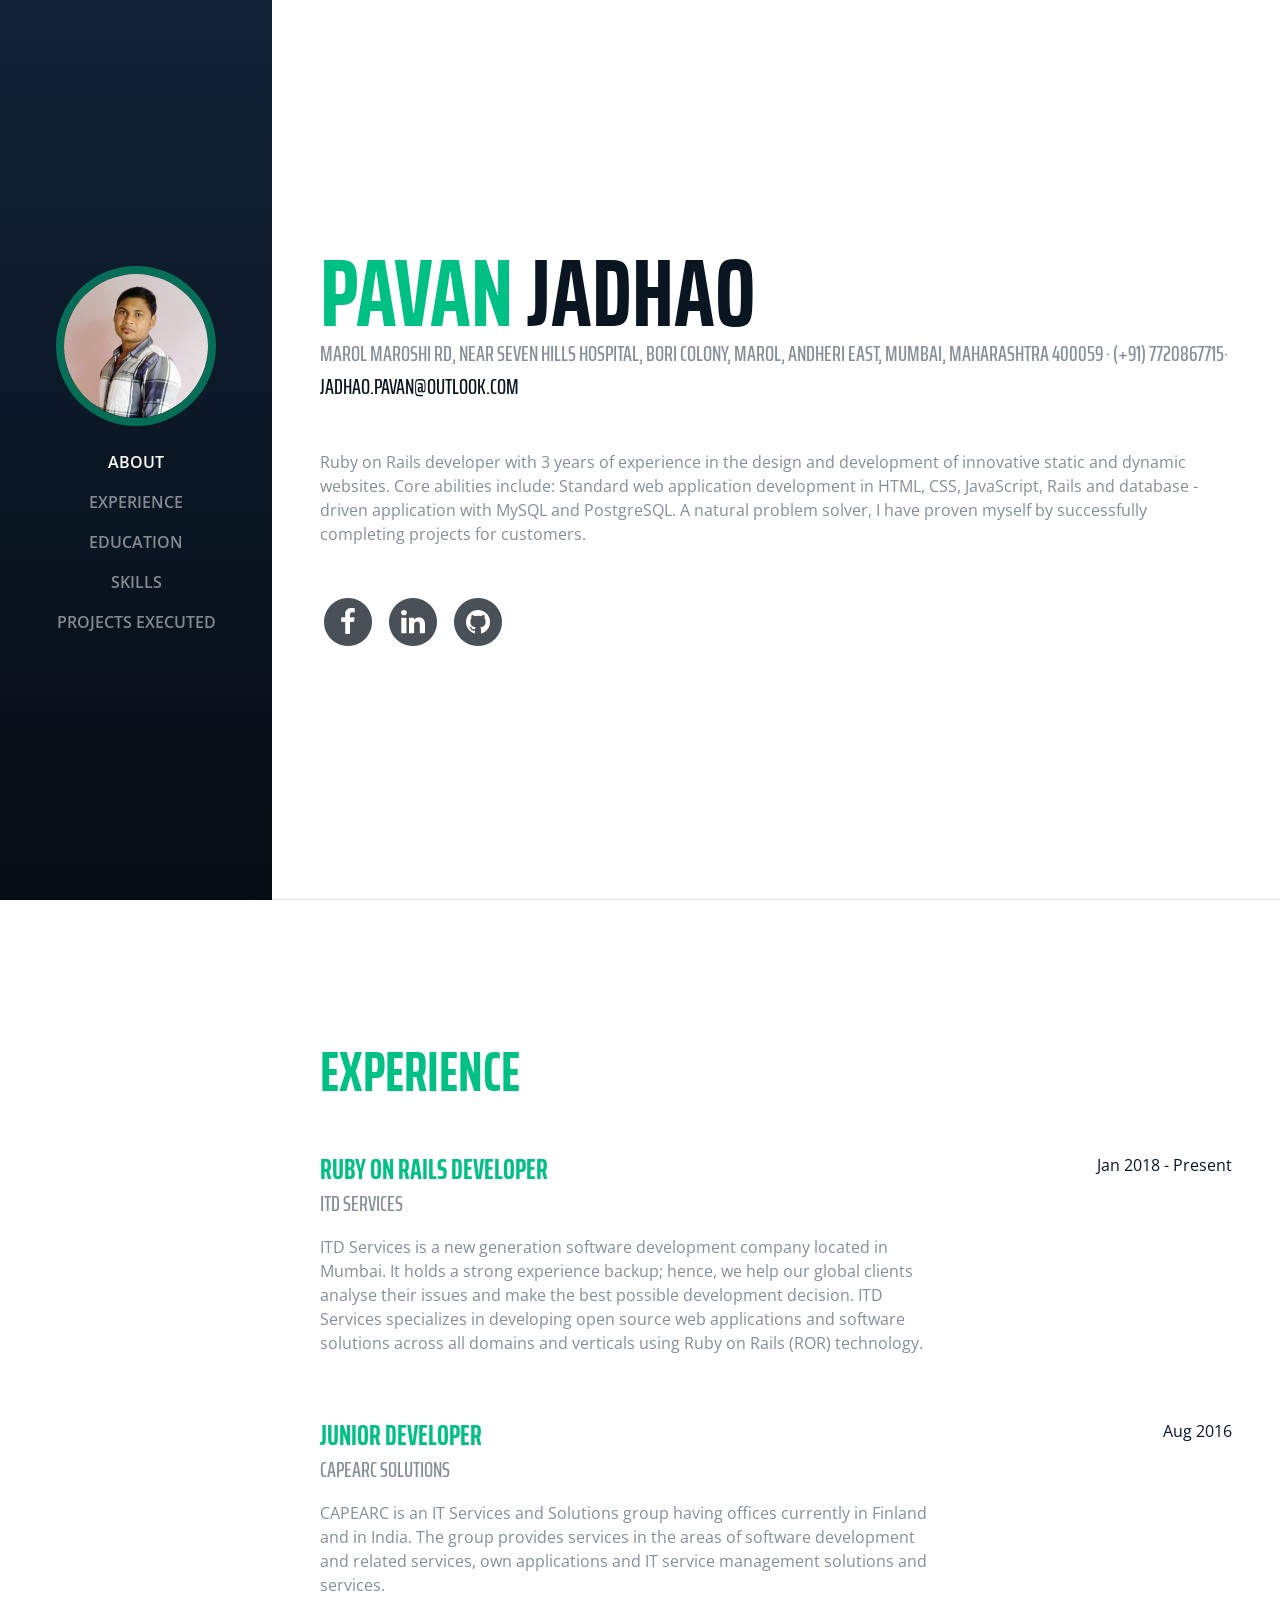
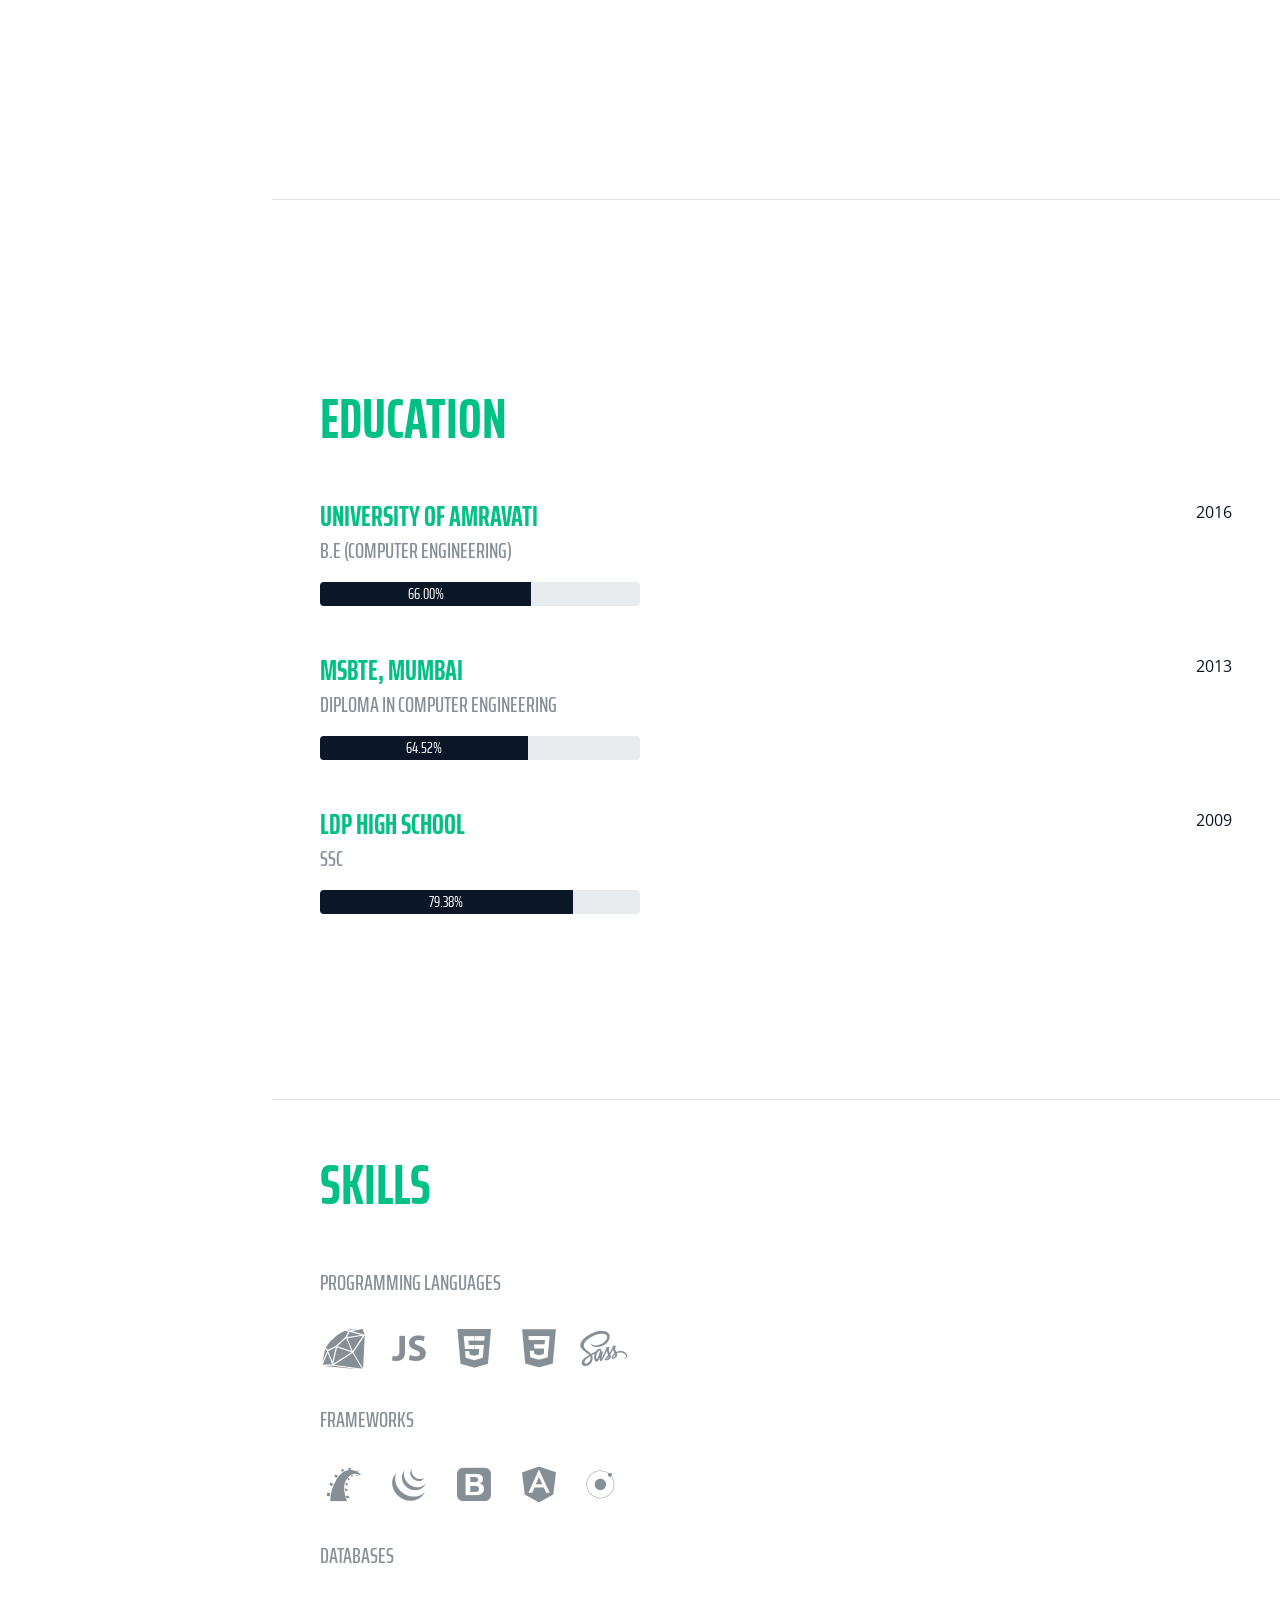
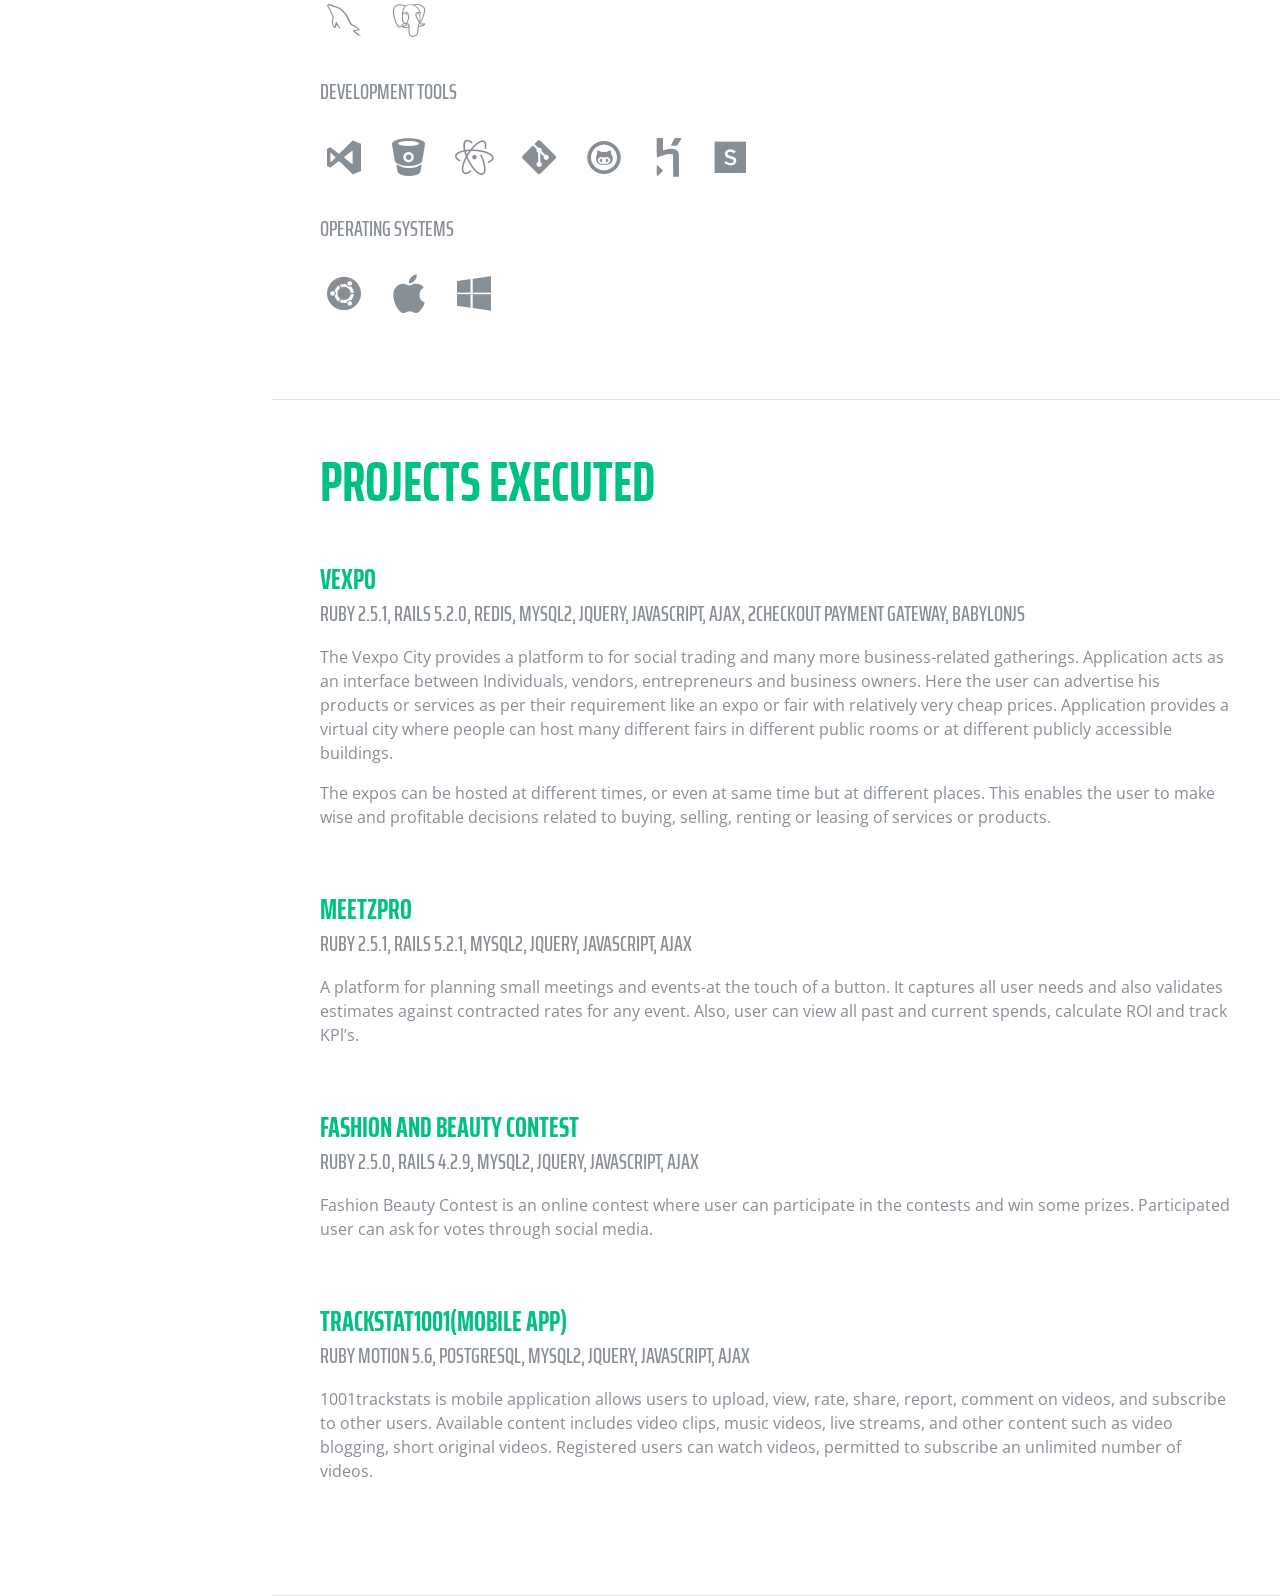
<file: index.html>
<!DOCTYPE html>
<html lang="en">

<head>

  <meta charset="utf-8">
  <meta name="viewport" content="width=device-width, initial-scale=1">
  <meta name="description" content="">
  <meta name="author" content="">
  <link rel="shortcut icon" type="image/jpg" href="/img/favicon.ico"/>
  <title>Pavan Jadhao | ROR Developer</title>

  <!-- Bootstrap core CSS -->
  <link href="vendor/bootstrap/css/bootstrap.min.css" rel="stylesheet">

  <!-- Custom fonts for this template -->
  <link href="https://fonts.googleapis.com/css?family=Saira+Extra+Condensed:100,200,300,400,500,600,700,800,900"
    rel="stylesheet">
  <link href="https://fonts.googleapis.com/css?family=Open+Sans:300,300i,400,400i,600,600i,700,700i,800,800i"
    rel="stylesheet">
  <link href="vendor/font-awesome/css/font-awesome.min.css" rel="stylesheet">
  <link href="vendor/devicons/css/devicons.min.css" rel="stylesheet">
  <link href="vendor/simple-line-icons/css/simple-line-icons.css" rel="stylesheet">

  <!-- Custom styles for this template -->
  <link href="css/resume.css" rel="stylesheet">

</head>

<body id="page-top">

  <nav class="navbar navbar-expand-lg navbar-dark bg-primary fixed-top" id="sideNav">
    <a class="navbar-brand js-scroll-trigger" href="#page-top">
      <span class="d-block d-lg-none">Pavan Jadhao</span>
      <span class="d-none d-lg-block">
        <img class="img-fluid img-profile rounded-circle mx-auto mb-2" src="img/profile.jpg" alt="">
      </span>
    </a>
    <button class="navbar-toggler" type="button" data-toggle="collapse" data-target="#navbarSupportedContent"
      aria-controls="navbarSupportedContent" aria-expanded="false" aria-label="Toggle navigation">
      <span class="navbar-toggler-icon"></span>
    </button>
    <div class="collapse navbar-collapse" id="navbarSupportedContent">
      <ul class="navbar-nav">
        <li class="nav-item">
          <a class="nav-link js-scroll-trigger" href="#about">About</a>
        </li>
        <li class="nav-item">
          <a class="nav-link js-scroll-trigger" href="#experience">Experience</a>
        </li>
        <li class="nav-item">
          <a class="nav-link js-scroll-trigger" href="#education">Education</a>
        </li>
        <li class="nav-item">
          <a class="nav-link js-scroll-trigger" href="#skills">Skills</a>
        </li>
        <li class="nav-item">
          <a class="nav-link js-scroll-trigger" href="#projects">Projects Executed</a>
        </li>
        <!-- <li class="nav-item">
          <a class="nav-link js-scroll-trigger" href="#awards">Certifications</a>
        </li> -->
      </ul>
    </div>
  </nav>

  <div class="container-fluid p-0">

    <section class="resume-section p-3 p-lg-5 d-flex d-column" id="about">
      <div class="my-auto">
        <h1 class="mb-0">Pavan
          <span class="text-primary">Jadhao</span>
        </h1>
        <div class="subheading mb-5">Marol Maroshi Rd, Near Seven Hills Hospital, Bori Colony, Marol, Andheri East, Mumbai, Maharashtra 400059 · (+91) 7720867715·
          <a href="mailto:jadhao.pavan@outlook.com">jadhao.pavan@outlook.com</a>
        </div>
        <p class="mb-5">Ruby on Rails developer with 3 years of experience in the design and development of innovative
          static
          and dynamic websites. Core abilities include: Standard web application development in HTML, CSS,
          JavaScript, Rails and database -driven application with MySQL and PostgreSQL. A natural problem
          solver, I have proven myself by successfully completing projects for customers.</p>
        <ul class="list-inline list-social-icons mb-0">
          <li class="list-inline-item">
            <a href="https://www.facebook.com/jadhao.pavan643" target="_blank">
              <span class="fa-stack fa-lg">
                <i class="fa fa-circle fa-stack-2x"></i>
                <i class="fa fa-facebook fa-stack-1x fa-inverse"></i>
              </span>
            </a>
          </li>
          <!-- <li class="list-inline-item">
            <a href="#">
              <span class="fa-stack fa-lg">
                <i class="fa fa-circle fa-stack-2x"></i>
                <i class="fa fa-twitter fa-stack-1x fa-inverse"></i>
              </span>
            </a>
          </li> -->
          <li class="list-inline-item">
            <a href="https://www.linkedin.com/in/pavan-jadhao-b12966130" target="_blank">
              <span class="fa-stack fa-lg">
                <i class="fa fa-circle fa-stack-2x"></i>
                <i class="fa fa-linkedin fa-stack-1x fa-inverse"></i>
              </span>
            </a>
          </li>
          <li class="list-inline-item">
            <a href="https://github.com/pvnjadhao" target="_blank"> 
              <span class="fa-stack fa-lg">
                <i class="fa fa-circle fa-stack-2x"></i>
                <i class="fa fa-github fa-stack-1x fa-inverse"></i>
              </span>
            </a>
          </li>
        </ul>
      </div>
    </section>

    <section class="resume-section p-3 p-lg-5 d-flex flex-column" id="experience">
      <div class="my-auto">
        <h2 class="mb-5">Experience</h2>

        <div class="resume-item d-flex flex-column flex-md-row mb-5">
          <div class="resume-content mr-auto">
            <h3 class="mb-0">Ruby on Rails Developer</h3>
            <div class="subheading mb-3">ITD Services</div>
            <p>ITD Services is a new generation software development company located in Mumbai.
              It holds a strong experience backup; hence, we help our global clients analyse their issues and make
              the best possible development decision. ITD Services specializes in developing open source web
              applications and software solutions across all domains and verticals using Ruby on Rails (ROR)
              technology.
            </p>
          </div>
          <div class="resume-date text-md-right">
            <span class="text-primary">Jan 2018 - Present</span>
          </div>
        </div>

        <div class="resume-item d-flex flex-column flex-md-row mb-5">
          <div class="resume-content mr-auto">
            <h3 class="mb-0">Junior Developer</h3>
            <div class="subheading mb-3">CapeArc Solutions</div>
            <p>CAPEARC is an IT Services and Solutions group having offices currently in Finland and in India. The group
              provides services in the areas of software development and related services, own applications and IT
              service management solutions and services.</p>
          </div>
          <div class="resume-date text-md-right">
            <span class="text-primary">Aug 2016</span>
          </div>
        </div>
      </div>
    </section>

    <section class="resume-section p-3 p-lg-5 d-flex flex-column" id="education">
      <div class="my-auto">
        <h2 class="mb-5">Education</h2>

        <div class="resume-item d-flex flex-column flex-md-row mb-5">
          <div class="resume-content mr-auto">
            <h3 class="mb-0">University of Amravati</h3>
            <div class="subheading mb-3">B.E (Computer Engineering)</div>
            <div class="pro-container">
              <div class="progress edu-progress">
                <div class="progress-bar" role="progressbar" style="width: 66%;" aria-valuenow="66" aria-valuemin="0"
                  aria-valuemax="100">66.00%</div>
              </div>
            </div>
          </div>
          <div class="resume-date text-md-right">
            <span class="text-primary">2016</span>
          </div>
        </div>

        <div class="resume-item d-flex flex-column flex-md-row mb-5">
          <div class="resume-content mr-auto">
            <h3 class="mb-0">MSBTE, MUMBAI</h3>
            <div class="subheading mb-3">Diploma in Computer Engineering</div>
            <div class="pro-container">
              <div class="progress edu-progress">
                <div class="progress-bar" role="progressbar" style="width: 65%;" aria-valuenow="65" aria-valuemin="0"
                  aria-valuemax="100">64.52%</div>
              </div>
            </div>
          </div>
          <div class="resume-date text-md-right">
            <span class="text-primary">2013</span>
          </div>
        </div>

        <div class="resume-item d-flex flex-column flex-md-row">
          <div class="resume-content mr-auto">
            <h3 class="mb-0">LDP HIGH SCHOOL</h3>
            <div class="subheading mb-3">SSC</div>
            <div class="pro-container">
              <div class="progress edu-progress">
                <div class="progress-bar" role="progressbar" style="width: 79%;" aria-valuenow="79" aria-valuemin="0"
                  aria-valuemax="100">79.38%</div>
              </div>
            </div>
          </div>
          <div class="resume-date text-md-right">
            <span class="text-primary">2009</span>
          </div>
        </div>

      </div>
    </section>

    <section class="resume-section p-3 p-lg-5 d-flex flex-column" id="skills">
      <div class="my-auto">
        <h2 class="mb-5">Skills</h2>

        <div class="subheading mb-3">Programming Languages</div>
        <ul class="list-inline list-icons">
          <li class="list-inline-item" title="Ruby">
            <i class="devicons devicons-ruby"></i>
          </li>
          <li class="list-inline-item" title="JavaScript">
            <i class="devicons devicons-javascript"></i>
          </li>
          <li class="list-inline-item" title="HTML5">
            <i class="devicons devicons-html5"></i>
          </li>
          <li class="list-inline-item" title="CSS3">
            <i class="devicons devicons-css3"></i>
          </li>
          <li class="list-inline-item" title="SASS">
            <i class="devicons devicons-sass"></i>
          </li>
        </ul>

        <div class="subheading mb-3">Frameworks</div>
        <ul class="list-inline list-icons">
          <li class="list-inline-item" title="Ruby on Rails">
            <i class="devicons devicons-ruby_on_rails"></i>
          </li>
          <li class="list-inline-item" title="JQuery">
            <i class="devicons devicons-jquery"></i>
          </li>
          <li class="list-inline-item" title="Bootstrap">
            <i class="devicons devicons-bootstrap"></i>
          </li>
          <li class="list-inline-item" title="Angular">
            <i class="devicons devicons-angular"></i>
          </li>
          <li class="list-inline-item" title="Ionic">
            <i class="devicons devicons-ionic"></i>
          </li>
        </ul>

        <div class="subheading mb-3">Databases</div>
        <ul class="list-inline list-icons">
          <li class="list-inline-item" title="MySQL">
            <i class="devicons devicons-mysql"></i>
          </li>
          <li class="list-inline-item" title="PostgreSql">
            <i class="devicons devicons-postgresql"></i>
          </li>
        </ul>

        <div class="subheading mb-3">Development Tools</div>
        <ul class="list-inline list-icons">
          <li class="list-inline-item" title="Visual Studio Code">
            <i class="devicons devicons-visualstudio"></i>
          </li>
          <li class="list-inline-item" title="BitBucket">
            <i class="devicons devicons-bitbucket"></i>
          </li>
          <li class="list-inline-item" title="Atom">
            <i class="devicons devicons-atom"></i>
          </li>
          <li class="list-inline-item" title="Git">
            <i class="devicons devicons-git"></i>
          </li>
          <li class="list-inline-item" title="GitHub">
            <i class="devicons devicons-github"></i>
          </li>
          <li class="list-inline-item" title="Heroku">
            <i class="devicons devicons-heroku"></i>
          </li>
          <li class="list-inline-item" title="Sublime">
            <i class="devicons devicons-sublime"></i>
          </li>
        </ul>

        <div class="subheading mb-3">Operating Systems</div>
        <ul class="list-inline list-icons">
          <li class="list-inline-item" title="Ubuntu">
            <i class="devicons devicons-ubuntu"></i>
          </li>
          <li class="list-inline-item" title="Mac Os">
            <i class="devicons devicons-apple"></i>
          </li>
          <li class="list-inline-item" title="Windows">
            <i class="devicons devicons-windows"></i>
          </li>
        </ul>
      </div>
    </section>

    <section class="resume-section p-3 p-lg-5 d-flex flex-column" id="projects">
      <div class="my-auto">
        <h2 class="mb-5">Projects Executed</h2>

        <div class="resume-item d-flex flex-column flex-md-row mb-5">
          <div class="resume-content mr-auto">
            <h3 class="mb-0">Vexpo</h3>
            <div class="subheading mb-3">Ruby 2.5.1, Rails 5.2.0, Redis, MySql2, jQuery, JavaScript, AJAX, 2Checkout
              payment gateway, BabylonJS</div>
            <p>The Vexpo City provides a platform to for social trading and many more
              business-related gatherings. Application acts as an interface between Individuals, vendors,
              entrepreneurs and business owners. Here the user can advertise his products or services as per
              their requirement like an expo or fair with relatively very cheap prices. Application provides a
              virtual city where people can host many different fairs in different public rooms or at different
              publicly accessible buildings.</p>
            <p>The expos can be hosted at different times, or even at same time but at different places.
              This enables the user to make wise and profitable decisions related to buying, selling, renting or
              leasing of services or products.</p>
          </div>
        </div>

        <div class="resume-item d-flex flex-column flex-md-row mb-5">
          <div class="resume-content mr-auto">
            <h3 class="mb-0">MeetzPro</h3>
            <div class="subheading mb-3">Ruby 2.5.1, Rails 5.2.1, MySql2, jQuery, JavaScript, AJAX</div>
            <p> A platform for planning small meetings and events-at the touch of a button. It
              captures all user needs and also validates estimates against contracted rates for any event. Also,
              user can view all past and current spends, calculate ROI and track KPl’s.</p>
          </div>
        </div>

        <div class="resume-item d-flex flex-column flex-md-row mb-5">
          <div class="resume-content mr-auto">
            <h3 class="mb-0">Fashion and Beauty Contest</h3>
            <div class="subheading mb-3">Ruby 2.5.0, Rails 4.2.9, MySql2, jQuery, JavaScript, AJAX</div>
            <p> Fashion Beauty Contest is an online contest where user can participate in the
              contests and win some prizes. Participated user can ask for votes through social media.</p>
          </div>
        </div>

        <div class="resume-item d-flex flex-column flex-md-row mb-5">
          <div class="resume-content mr-auto">
            <h3 class="mb-0">TrackStat1001(Mobile App)</h3>
            <div class="subheading mb-3">Ruby Motion 5.6, PostgreSQL, MySql2, jQuery, JavaScript, AJAX</div>
            <p>1001trackstats is mobile application allows users to upload, view, rate, share,
              report, comment on videos, and subscribe to other users. Available content includes video clips,
              music videos, live streams, and other content such as video blogging, short original videos.
              Registered users can watch videos, permitted to subscribe an unlimited number of videos.</p>
          </div>
        </div>
      </div>
    </section>

    <!-- <section class="resume-section p-3 p-lg-5 d-flex flex-column" id="awards">
      <div class="my-auto">
        <h2 class="mb-5">Awards &amp; Certifications</h2>
        <ul class="fa-ul mb-0">
          <li>
            <i class="fa-li fa fa-trophy text-warning"></i>
            D-Link Certified Specialist - D-Link Certification</li>
          <li>
            <i class="fa-li fa fa-trophy text-warning"></i>
            1<sup>st</sup>
            Place - University of Amravati - Tech Competition 2015</li>
        </ul>
      </div>
    </section> -->

  </div>

  <!-- Bootstrap core JavaScript -->
  <script src="vendor/jquery/jquery.min.js"></script>
  <script src="vendor/bootstrap/js/bootstrap.bundle.min.js"></script>

  <!-- Plugin JavaScript -->
  <script src="vendor/jquery-easing/jquery.easing.min.js"></script>

  <!-- Custom scripts for this template -->
  <script src="js/resume.min.js"></script>

</body>

</html>
</file>
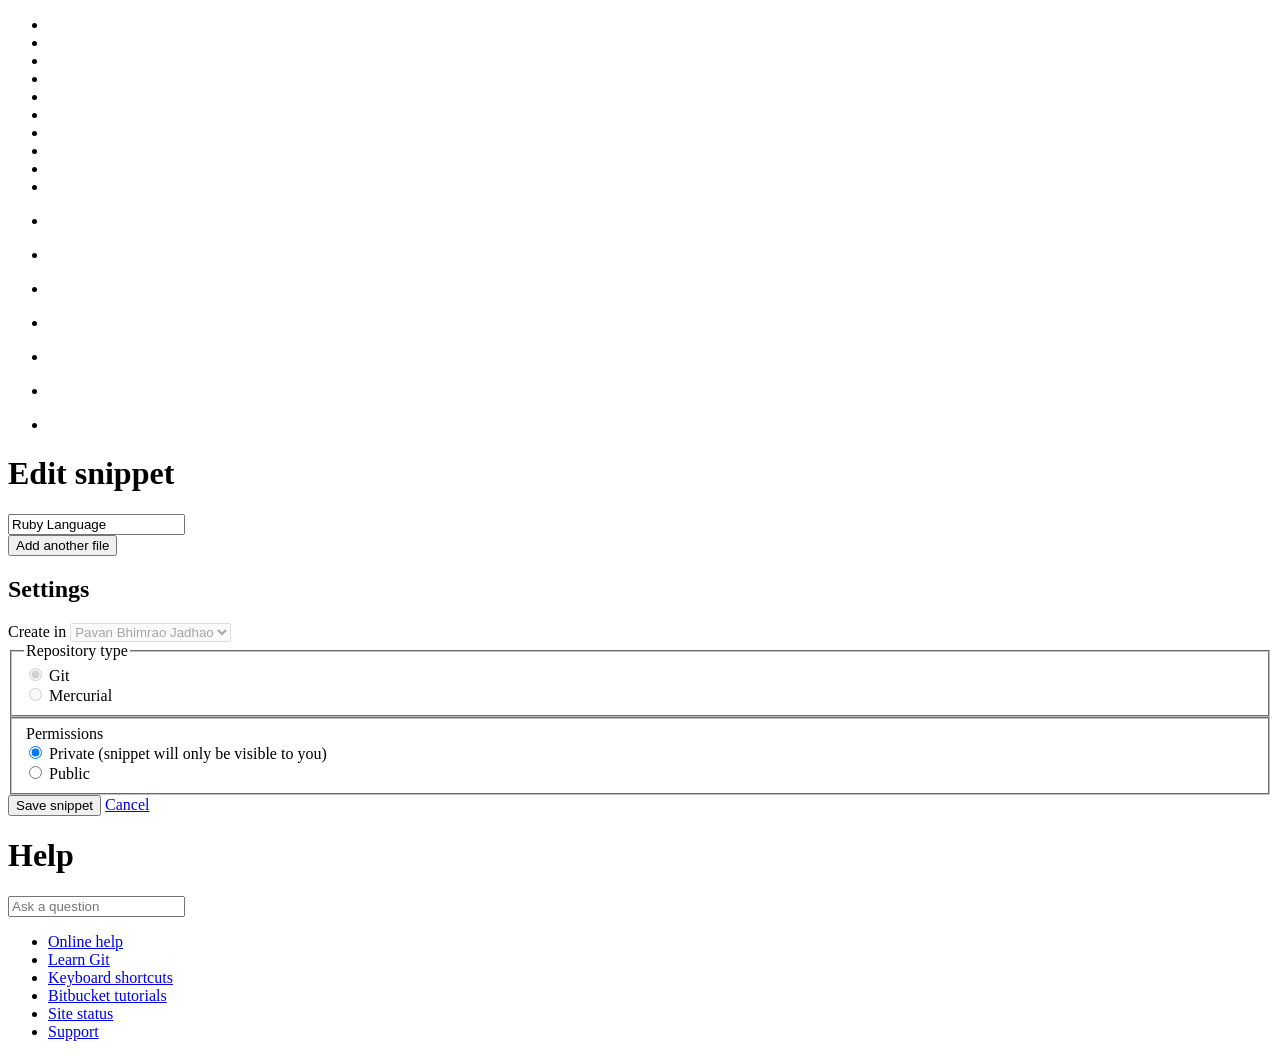
<file: img/tech/Ruby Language G+ç+¦ Bitbucket.htm>
<!DOCTYPE html>
<html lang="en">
<head>
  <meta id="bb-bootstrap" data-current-user="{&quot;username&quot;: &quot;pavanjadhao72826&quot;, &quot;displayName&quot;: &quot;Pavan Bhimrao Jadhao&quot;, &quot;uuid&quot;: &quot;{8188df5b-0320-4623-890e-eba08cdab27a}&quot;, &quot;hasPremium&quot;: false, &quot;avatarUrl&quot;: &quot;https://bitbucket.org/account/pavanjadhao72826/avatar/?ts=1544169222&quot;, &quot;isTeam&quot;: false, &quot;isSshEnabled&quot;: true, &quot;isKbdShortcutsEnabled&quot;: true, &quot;avatarUrl2x&quot;: &quot;https://bitbucket.org/account/pavanjadhao72826/avatar/64/?ts=1544169222&quot;, &quot;id&quot;: 10421377, &quot;isAuthenticated&quot;: true}"
data-atlassian-id="5a03390a80281620c2145493" />
  <script nonce="">

if (window.performance) {

  
  window.performance.okayToSendMetrics = !document.hidden && 'onvisibilitychange' in document;

  if (window.performance.okayToSendMetrics) {

    
    window.addEventListener('visibilitychange', function () {
      if (document.hidden) {
        window.performance.okayToSendMetrics = false;
      }
    });
  }
}
</script>
  
  
  <meta http-equiv="X-UA-Compatible" content="IE=edge" />
  <meta name="viewport" content="width=device-width, initial-scale=1">
  <meta charset="utf-8">
  <title>
  
    Ruby Language
  
  &mdash; Bitbucket
</title>
  <script nonce="" type="text/javascript">(window.NREUM||(NREUM={})).loader_config={xpid:"VwMGVVZSGwIIUFBQDwU="};window.NREUM||(NREUM={}),__nr_require=function(t,e,n){function r(n){if(!e[n]){var o=e[n]={exports:{}};t[n][0].call(o.exports,function(e){var o=t[n][1][e];return r(o||e)},o,o.exports)}return e[n].exports}if("function"==typeof __nr_require)return __nr_require;for(var o=0;o<n.length;o++)r(n[o]);return r}({1:[function(t,e,n){function r(t){try{s.console&&console.log(t)}catch(e){}}var o,i=t("ee"),a=t(21),s={};try{o=localStorage.getItem("__nr_flags").split(","),console&&"function"==typeof console.log&&(s.console=!0,o.indexOf("dev")!==-1&&(s.dev=!0),o.indexOf("nr_dev")!==-1&&(s.nrDev=!0))}catch(c){}s.nrDev&&i.on("internal-error",function(t){r(t.stack)}),s.dev&&i.on("fn-err",function(t,e,n){r(n.stack)}),s.dev&&(r("NR AGENT IN DEVELOPMENT MODE"),r("flags: "+a(s,function(t,e){return t}).join(", ")))},{}],2:[function(t,e,n){function r(t,e,n,r,s){try{l?l-=1:o(s||new UncaughtException(t,e,n),!0)}catch(f){try{i("ierr",[f,c.now(),!0])}catch(d){}}return"function"==typeof u&&u.apply(this,a(arguments))}function UncaughtException(t,e,n){this.message=t||"Uncaught error with no additional information",this.sourceURL=e,this.line=n}function o(t,e){var n=e?null:c.now();i("err",[t,n])}var i=t("handle"),a=t(22),s=t("ee"),c=t("loader"),f=t("gos"),u=window.onerror,d=!1,p="nr@seenError",l=0;c.features.err=!0,t(1),window.onerror=r;try{throw new Error}catch(h){"stack"in h&&(t(13),t(12),"addEventListener"in window&&t(6),c.xhrWrappable&&t(14),d=!0)}s.on("fn-start",function(t,e,n){d&&(l+=1)}),s.on("fn-err",function(t,e,n){d&&!n[p]&&(f(n,p,function(){return!0}),this.thrown=!0,o(n))}),s.on("fn-end",function(){d&&!this.thrown&&l>0&&(l-=1)}),s.on("internal-error",function(t){i("ierr",[t,c.now(),!0])})},{}],3:[function(t,e,n){t("loader").features.ins=!0},{}],4:[function(t,e,n){function r(){M++,N=y.hash,this[u]=g.now()}function o(){M--,y.hash!==N&&i(0,!0);var t=g.now();this[h]=~~this[h]+t-this[u],this[d]=t}function i(t,e){E.emit("newURL",[""+y,e])}function a(t,e){t.on(e,function(){this[e]=g.now()})}var s="-start",c="-end",f="-body",u="fn"+s,d="fn"+c,p="cb"+s,l="cb"+c,h="jsTime",m="fetch",v="addEventListener",w=window,y=w.location,g=t("loader");if(w[v]&&g.xhrWrappable){var b=t(10),x=t(11),E=t(8),O=t(6),P=t(13),R=t(7),T=t(14),L=t(9),j=t("ee"),S=j.get("tracer");t(15),g.features.spa=!0;var N,M=0;j.on(u,r),j.on(p,r),j.on(d,o),j.on(l,o),j.buffer([u,d,"xhr-done","xhr-resolved"]),O.buffer([u]),P.buffer(["setTimeout"+c,"clearTimeout"+s,u]),T.buffer([u,"new-xhr","send-xhr"+s]),R.buffer([m+s,m+"-done",m+f+s,m+f+c]),E.buffer(["newURL"]),b.buffer([u]),x.buffer(["propagate",p,l,"executor-err","resolve"+s]),S.buffer([u,"no-"+u]),L.buffer(["new-jsonp","cb-start","jsonp-error","jsonp-end"]),a(T,"send-xhr"+s),a(j,"xhr-resolved"),a(j,"xhr-done"),a(R,m+s),a(R,m+"-done"),a(L,"new-jsonp"),a(L,"jsonp-end"),a(L,"cb-start"),E.on("pushState-end",i),E.on("replaceState-end",i),w[v]("hashchange",i,!0),w[v]("load",i,!0),w[v]("popstate",function(){i(0,M>1)},!0)}},{}],5:[function(t,e,n){function r(t){}if(window.performance&&window.performance.timing&&window.performance.getEntriesByType){var o=t("ee"),i=t("handle"),a=t(13),s=t(12),c="learResourceTimings",f="addEventListener",u="resourcetimingbufferfull",d="bstResource",p="resource",l="-start",h="-end",m="fn"+l,v="fn"+h,w="bstTimer",y="pushState",g=t("loader");g.features.stn=!0,t(8);var b=NREUM.o.EV;o.on(m,function(t,e){var n=t[0];n instanceof b&&(this.bstStart=g.now())}),o.on(v,function(t,e){var n=t[0];n instanceof b&&i("bst",[n,e,this.bstStart,g.now()])}),a.on(m,function(t,e,n){this.bstStart=g.now(),this.bstType=n}),a.on(v,function(t,e){i(w,[e,this.bstStart,g.now(),this.bstType])}),s.on(m,function(){this.bstStart=g.now()}),s.on(v,function(t,e){i(w,[e,this.bstStart,g.now(),"requestAnimationFrame"])}),o.on(y+l,function(t){this.time=g.now(),this.startPath=location.pathname+location.hash}),o.on(y+h,function(t){i("bstHist",[location.pathname+location.hash,this.startPath,this.time])}),f in window.performance&&(window.performance["c"+c]?window.performance[f](u,function(t){i(d,[window.performance.getEntriesByType(p)]),window.performance["c"+c]()},!1):window.performance[f]("webkit"+u,function(t){i(d,[window.performance.getEntriesByType(p)]),window.performance["webkitC"+c]()},!1)),document[f]("scroll",r,{passive:!0}),document[f]("keypress",r,!1),document[f]("click",r,!1)}},{}],6:[function(t,e,n){function r(t){for(var e=t;e&&!e.hasOwnProperty(u);)e=Object.getPrototypeOf(e);e&&o(e)}function o(t){s.inPlace(t,[u,d],"-",i)}function i(t,e){return t[1]}var a=t("ee").get("events"),s=t(24)(a,!0),c=t("gos"),f=XMLHttpRequest,u="addEventListener",d="removeEventListener";e.exports=a,"getPrototypeOf"in Object?(r(document),r(window),r(f.prototype)):f.prototype.hasOwnProperty(u)&&(o(window),o(f.prototype)),a.on(u+"-start",function(t,e){var n=t[1],r=c(n,"nr@wrapped",function(){function t(){if("function"==typeof n.handleEvent)return n.handleEvent.apply(n,arguments)}var e={object:t,"function":n}[typeof n];return e?s(e,"fn-",null,e.name||"anonymous"):n});this.wrapped=t[1]=r}),a.on(d+"-start",function(t){t[1]=this.wrapped||t[1]})},{}],7:[function(t,e,n){function r(t,e,n){var r=t[e];"function"==typeof r&&(t[e]=function(){var t=r.apply(this,arguments);return o.emit(n+"start",arguments,t),t.then(function(e){return o.emit(n+"end",[null,e],t),e},function(e){throw o.emit(n+"end",[e],t),e})})}var o=t("ee").get("fetch"),i=t(21);e.exports=o;var a=window,s="fetch-",c=s+"body-",f=["arrayBuffer","blob","json","text","formData"],u=a.Request,d=a.Response,p=a.fetch,l="prototype";u&&d&&p&&(i(f,function(t,e){r(u[l],e,c),r(d[l],e,c)}),r(a,"fetch",s),o.on(s+"end",function(t,e){var n=this;if(e){var r=e.headers.get("content-length");null!==r&&(n.rxSize=r),o.emit(s+"done",[null,e],n)}else o.emit(s+"done",[t],n)}))},{}],8:[function(t,e,n){var r=t("ee").get("history"),o=t(24)(r);e.exports=r,o.inPlace(window.history,["pushState","replaceState"],"-")},{}],9:[function(t,e,n){function r(t){function e(){c.emit("jsonp-end",[],p),t.removeEventListener("load",e,!1),t.removeEventListener("error",n,!1)}function n(){c.emit("jsonp-error",[],p),c.emit("jsonp-end",[],p),t.removeEventListener("load",e,!1),t.removeEventListener("error",n,!1)}var r=t&&"string"==typeof t.nodeName&&"script"===t.nodeName.toLowerCase();if(r){var o="function"==typeof t.addEventListener;if(o){var a=i(t.src);if(a){var u=s(a),d="function"==typeof u.parent[u.key];if(d){var p={};f.inPlace(u.parent,[u.key],"cb-",p),t.addEventListener("load",e,!1),t.addEventListener("error",n,!1),c.emit("new-jsonp",[t.src],p)}}}}}function o(){return"addEventListener"in window}function i(t){var e=t.match(u);return e?e[1]:null}function a(t,e){var n=t.match(p),r=n[1],o=n[3];return o?a(o,e[r]):e[r]}function s(t){var e=t.match(d);return e&&e.length>=3?{key:e[2],parent:a(e[1],window)}:{key:t,parent:window}}var c=t("ee").get("jsonp"),f=t(24)(c);if(e.exports=c,o()){var u=/[?&](?:callback|cb)=([^&#]+)/,d=/(.*)\.([^.]+)/,p=/^(\w+)(\.|$)(.*)$/,l=["appendChild","insertBefore","replaceChild"];f.inPlace(HTMLElement.prototype,l,"dom-"),f.inPlace(HTMLHeadElement.prototype,l,"dom-"),f.inPlace(HTMLBodyElement.prototype,l,"dom-"),c.on("dom-start",function(t){r(t[0])})}},{}],10:[function(t,e,n){var r=t("ee").get("mutation"),o=t(24)(r),i=NREUM.o.MO;e.exports=r,i&&(window.MutationObserver=function(t){return this instanceof i?new i(o(t,"fn-")):i.apply(this,arguments)},MutationObserver.prototype=i.prototype)},{}],11:[function(t,e,n){function r(t){var e=a.context(),n=s(t,"executor-",e),r=new f(n);return a.context(r).getCtx=function(){return e},a.emit("new-promise",[r,e],e),r}function o(t,e){return e}var i=t(24),a=t("ee").get("promise"),s=i(a),c=t(21),f=NREUM.o.PR;e.exports=a,f&&(window.Promise=r,["all","race"].forEach(function(t){var e=f[t];f[t]=function(n){function r(t){return function(){a.emit("propagate",[null,!o],i),o=o||!t}}var o=!1;c(n,function(e,n){Promise.resolve(n).then(r("all"===t),r(!1))});var i=e.apply(f,arguments),s=f.resolve(i);return s}}),["resolve","reject"].forEach(function(t){var e=f[t];f[t]=function(t){var n=e.apply(f,arguments);return t!==n&&a.emit("propagate",[t,!0],n),n}}),f.prototype["catch"]=function(t){return this.then(null,t)},f.prototype=Object.create(f.prototype,{constructor:{value:r}}),c(Object.getOwnPropertyNames(f),function(t,e){try{r[e]=f[e]}catch(n){}}),a.on("executor-start",function(t){t[0]=s(t[0],"resolve-",this),t[1]=s(t[1],"resolve-",this)}),a.on("executor-err",function(t,e,n){t[1](n)}),s.inPlace(f.prototype,["then"],"then-",o),a.on("then-start",function(t,e){this.promise=e,t[0]=s(t[0],"cb-",this),t[1]=s(t[1],"cb-",this)}),a.on("then-end",function(t,e,n){this.nextPromise=n;var r=this.promise;a.emit("propagate",[r,!0],n)}),a.on("cb-end",function(t,e,n){a.emit("propagate",[n,!0],this.nextPromise)}),a.on("propagate",function(t,e,n){this.getCtx&&!e||(this.getCtx=function(){if(t instanceof Promise)var e=a.context(t);return e&&e.getCtx?e.getCtx():this})}),r.toString=function(){return""+f})},{}],12:[function(t,e,n){var r=t("ee").get("raf"),o=t(24)(r),i="equestAnimationFrame";e.exports=r,o.inPlace(window,["r"+i,"mozR"+i,"webkitR"+i,"msR"+i],"raf-"),r.on("raf-start",function(t){t[0]=o(t[0],"fn-")})},{}],13:[function(t,e,n){function r(t,e,n){t[0]=a(t[0],"fn-",null,n)}function o(t,e,n){this.method=n,this.timerDuration=isNaN(t[1])?0:+t[1],t[0]=a(t[0],"fn-",this,n)}var i=t("ee").get("timer"),a=t(24)(i),s="setTimeout",c="setInterval",f="clearTimeout",u="-start",d="-";e.exports=i,a.inPlace(window,[s,"setImmediate"],s+d),a.inPlace(window,[c],c+d),a.inPlace(window,[f,"clearImmediate"],f+d),i.on(c+u,r),i.on(s+u,o)},{}],14:[function(t,e,n){function r(t,e){d.inPlace(e,["onreadystatechange"],"fn-",s)}function o(){var t=this,e=u.context(t);t.readyState>3&&!e.resolved&&(e.resolved=!0,u.emit("xhr-resolved",[],t)),d.inPlace(t,y,"fn-",s)}function i(t){g.push(t),h&&(x?x.then(a):v?v(a):(E=-E,O.data=E))}function a(){for(var t=0;t<g.length;t++)r([],g[t]);g.length&&(g=[])}function s(t,e){return e}function c(t,e){for(var n in t)e[n]=t[n];return e}t(6);var f=t("ee"),u=f.get("xhr"),d=t(24)(u),p=NREUM.o,l=p.XHR,h=p.MO,m=p.PR,v=p.SI,w="readystatechange",y=["onload","onerror","onabort","onloadstart","onloadend","onprogress","ontimeout"],g=[];e.exports=u;var b=window.XMLHttpRequest=function(t){var e=new l(t);try{u.emit("new-xhr",[e],e),e.addEventListener(w,o,!1)}catch(n){try{u.emit("internal-error",[n])}catch(r){}}return e};if(c(l,b),b.prototype=l.prototype,d.inPlace(b.prototype,["open","send"],"-xhr-",s),u.on("send-xhr-start",function(t,e){r(t,e),i(e)}),u.on("open-xhr-start",r),h){var x=m&&m.resolve();if(!v&&!m){var E=1,O=document.createTextNode(E);new h(a).observe(O,{characterData:!0})}}else f.on("fn-end",function(t){t[0]&&t[0].type===w||a()})},{}],15:[function(t,e,n){function r(t){var e=this.params,n=this.metrics;if(!this.ended){this.ended=!0;for(var r=0;r<d;r++)t.removeEventListener(u[r],this.listener,!1);if(!e.aborted){if(n.duration=a.now()-this.startTime,4===t.readyState){e.status=t.status;var i=o(t,this.lastSize);if(i&&(n.rxSize=i),this.sameOrigin){var c=t.getResponseHeader("X-NewRelic-App-Data");c&&(e.cat=c.split(", ").pop())}}else e.status=0;n.cbTime=this.cbTime,f.emit("xhr-done",[t],t),s("xhr",[e,n,this.startTime])}}}function o(t,e){var n=t.responseType;if("json"===n&&null!==e)return e;var r="arraybuffer"===n||"blob"===n||"json"===n?t.response:t.responseText;return h(r)}function i(t,e){var n=c(e),r=t.params;r.host=n.hostname+":"+n.port,r.pathname=n.pathname,t.sameOrigin=n.sameOrigin}var a=t("loader");if(a.xhrWrappable){var s=t("handle"),c=t(16),f=t("ee"),u=["load","error","abort","timeout"],d=u.length,p=t("id"),l=t(19),h=t(18),m=window.XMLHttpRequest;a.features.xhr=!0,t(14),f.on("new-xhr",function(t){var e=this;e.totalCbs=0,e.called=0,e.cbTime=0,e.end=r,e.ended=!1,e.xhrGuids={},e.lastSize=null,l&&(l>34||l<10)||window.opera||t.addEventListener("progress",function(t){e.lastSize=t.loaded},!1)}),f.on("open-xhr-start",function(t){this.params={method:t[0]},i(this,t[1]),this.metrics={}}),f.on("open-xhr-end",function(t,e){"loader_config"in NREUM&&"xpid"in NREUM.loader_config&&this.sameOrigin&&e.setRequestHeader("X-NewRelic-ID",NREUM.loader_config.xpid)}),f.on("send-xhr-start",function(t,e){var n=this.metrics,r=t[0],o=this;if(n&&r){var i=h(r);i&&(n.txSize=i)}this.startTime=a.now(),this.listener=function(t){try{"abort"===t.type&&(o.params.aborted=!0),("load"!==t.type||o.called===o.totalCbs&&(o.onloadCalled||"function"!=typeof e.onload))&&o.end(e)}catch(n){try{f.emit("internal-error",[n])}catch(r){}}};for(var s=0;s<d;s++)e.addEventListener(u[s],this.listener,!1)}),f.on("xhr-cb-time",function(t,e,n){this.cbTime+=t,e?this.onloadCalled=!0:this.called+=1,this.called!==this.totalCbs||!this.onloadCalled&&"function"==typeof n.onload||this.end(n)}),f.on("xhr-load-added",function(t,e){var n=""+p(t)+!!e;this.xhrGuids&&!this.xhrGuids[n]&&(this.xhrGuids[n]=!0,this.totalCbs+=1)}),f.on("xhr-load-removed",function(t,e){var n=""+p(t)+!!e;this.xhrGuids&&this.xhrGuids[n]&&(delete this.xhrGuids[n],this.totalCbs-=1)}),f.on("addEventListener-end",function(t,e){e instanceof m&&"load"===t[0]&&f.emit("xhr-load-added",[t[1],t[2]],e)}),f.on("removeEventListener-end",function(t,e){e instanceof m&&"load"===t[0]&&f.emit("xhr-load-removed",[t[1],t[2]],e)}),f.on("fn-start",function(t,e,n){e instanceof m&&("onload"===n&&(this.onload=!0),("load"===(t[0]&&t[0].type)||this.onload)&&(this.xhrCbStart=a.now()))}),f.on("fn-end",function(t,e){this.xhrCbStart&&f.emit("xhr-cb-time",[a.now()-this.xhrCbStart,this.onload,e],e)})}},{}],16:[function(t,e,n){e.exports=function(t){var e=document.createElement("a"),n=window.location,r={};e.href=t,r.port=e.port;var o=e.href.split("://");!r.port&&o[1]&&(r.port=o[1].split("/")[0].split("@").pop().split(":")[1]),r.port&&"0"!==r.port||(r.port="https"===o[0]?"443":"80"),r.hostname=e.hostname||n.hostname,r.pathname=e.pathname,r.protocol=o[0],"/"!==r.pathname.charAt(0)&&(r.pathname="/"+r.pathname);var i=!e.protocol||":"===e.protocol||e.protocol===n.protocol,a=e.hostname===document.domain&&e.port===n.port;return r.sameOrigin=i&&(!e.hostname||a),r}},{}],17:[function(t,e,n){function r(){}function o(t,e,n){return function(){return i(t,[f.now()].concat(s(arguments)),e?null:this,n),e?void 0:this}}var i=t("handle"),a=t(21),s=t(22),c=t("ee").get("tracer"),f=t("loader"),u=NREUM;"undefined"==typeof window.newrelic&&(newrelic=u);var d=["setPageViewName","setCustomAttribute","setErrorHandler","finished","addToTrace","inlineHit","addRelease"],p="api-",l=p+"ixn-";a(d,function(t,e){u[e]=o(p+e,!0,"api")}),u.addPageAction=o(p+"addPageAction",!0),u.setCurrentRouteName=o(p+"routeName",!0),e.exports=newrelic,u.interaction=function(){return(new r).get()};var h=r.prototype={createTracer:function(t,e){var n={},r=this,o="function"==typeof e;return i(l+"tracer",[f.now(),t,n],r),function(){if(c.emit((o?"":"no-")+"fn-start",[f.now(),r,o],n),o)try{return e.apply(this,arguments)}catch(t){throw c.emit("fn-err",[arguments,this,t],n),t}finally{c.emit("fn-end",[f.now()],n)}}}};a("actionText,setName,setAttribute,save,ignore,onEnd,getContext,end,get".split(","),function(t,e){h[e]=o(l+e)}),newrelic.noticeError=function(t){"string"==typeof t&&(t=new Error(t)),i("err",[t,f.now()])}},{}],18:[function(t,e,n){e.exports=function(t){if("string"==typeof t&&t.length)return t.length;if("object"==typeof t){if("undefined"!=typeof ArrayBuffer&&t instanceof ArrayBuffer&&t.byteLength)return t.byteLength;if("undefined"!=typeof Blob&&t instanceof Blob&&t.size)return t.size;if(!("undefined"!=typeof FormData&&t instanceof FormData))try{return JSON.stringify(t).length}catch(e){return}}}},{}],19:[function(t,e,n){var r=0,o=navigator.userAgent.match(/Firefox[\/\s](\d+\.\d+)/);o&&(r=+o[1]),e.exports=r},{}],20:[function(t,e,n){function r(t,e){if(!o)return!1;if(t!==o)return!1;if(!e)return!0;if(!i)return!1;for(var n=i.split("."),r=e.split("."),a=0;a<r.length;a++)if(r[a]!==n[a])return!1;return!0}var o=null,i=null,a=/Version\/(\S+)\s+Safari/;if(navigator.userAgent){var s=navigator.userAgent,c=s.match(a);c&&s.indexOf("Chrome")===-1&&s.indexOf("Chromium")===-1&&(o="Safari",i=c[1])}e.exports={agent:o,version:i,match:r}},{}],21:[function(t,e,n){function r(t,e){var n=[],r="",i=0;for(r in t)o.call(t,r)&&(n[i]=e(r,t[r]),i+=1);return n}var o=Object.prototype.hasOwnProperty;e.exports=r},{}],22:[function(t,e,n){function r(t,e,n){e||(e=0),"undefined"==typeof n&&(n=t?t.length:0);for(var r=-1,o=n-e||0,i=Array(o<0?0:o);++r<o;)i[r]=t[e+r];return i}e.exports=r},{}],23:[function(t,e,n){e.exports={exists:"undefined"!=typeof window.performance&&window.performance.timing&&"undefined"!=typeof window.performance.timing.navigationStart}},{}],24:[function(t,e,n){function r(t){return!(t&&t instanceof Function&&t.apply&&!t[a])}var o=t("ee"),i=t(22),a="nr@original",s=Object.prototype.hasOwnProperty,c=!1;e.exports=function(t,e){function n(t,e,n,o){function nrWrapper(){var r,a,s,c;try{a=this,r=i(arguments),s="function"==typeof n?n(r,a):n||{}}catch(f){p([f,"",[r,a,o],s])}u(e+"start",[r,a,o],s);try{return c=t.apply(a,r)}catch(d){throw u(e+"err",[r,a,d],s),d}finally{u(e+"end",[r,a,c],s)}}return r(t)?t:(e||(e=""),nrWrapper[a]=t,d(t,nrWrapper),nrWrapper)}function f(t,e,o,i){o||(o="");var a,s,c,f="-"===o.charAt(0);for(c=0;c<e.length;c++)s=e[c],a=t[s],r(a)||(t[s]=n(a,f?s+o:o,i,s))}function u(n,r,o){if(!c||e){var i=c;c=!0;try{t.emit(n,r,o,e)}catch(a){p([a,n,r,o])}c=i}}function d(t,e){if(Object.defineProperty&&Object.keys)try{var n=Object.keys(t);return n.forEach(function(n){Object.defineProperty(e,n,{get:function(){return t[n]},set:function(e){return t[n]=e,e}})}),e}catch(r){p([r])}for(var o in t)s.call(t,o)&&(e[o]=t[o]);return e}function p(e){try{t.emit("internal-error",e)}catch(n){}}return t||(t=o),n.inPlace=f,n.flag=a,n}},{}],ee:[function(t,e,n){function r(){}function o(t){function e(t){return t&&t instanceof r?t:t?c(t,s,i):i()}function n(n,r,o,i){if(!p.aborted||i){t&&t(n,r,o);for(var a=e(o),s=m(n),c=s.length,f=0;f<c;f++)s[f].apply(a,r);var d=u[g[n]];return d&&d.push([b,n,r,a]),a}}function l(t,e){y[t]=m(t).concat(e)}function h(t,e){var n=y[t];if(n)for(var r=0;r<n.length;r++)n[r]===e&&n.splice(r,1)}function m(t){return y[t]||[]}function v(t){return d[t]=d[t]||o(n)}function w(t,e){f(t,function(t,n){e=e||"feature",g[n]=e,e in u||(u[e]=[])})}var y={},g={},b={on:l,addEventListener:l,removeEventListener:h,emit:n,get:v,listeners:m,context:e,buffer:w,abort:a,aborted:!1};return b}function i(){return new r}function a(){(u.api||u.feature)&&(p.aborted=!0,u=p.backlog={})}var s="nr@context",c=t("gos"),f=t(21),u={},d={},p=e.exports=o();p.backlog=u},{}],gos:[function(t,e,n){function r(t,e,n){if(o.call(t,e))return t[e];var r=n();if(Object.defineProperty&&Object.keys)try{return Object.defineProperty(t,e,{value:r,writable:!0,enumerable:!1}),r}catch(i){}return t[e]=r,r}var o=Object.prototype.hasOwnProperty;e.exports=r},{}],handle:[function(t,e,n){function r(t,e,n,r){o.buffer([t],r),o.emit(t,e,n)}var o=t("ee").get("handle");e.exports=r,r.ee=o},{}],id:[function(t,e,n){function r(t){var e=typeof t;return!t||"object"!==e&&"function"!==e?-1:t===window?0:a(t,i,function(){return o++})}var o=1,i="nr@id",a=t("gos");e.exports=r},{}],loader:[function(t,e,n){function r(){if(!E++){var t=x.info=NREUM.info,e=l.getElementsByTagName("script")[0];if(setTimeout(u.abort,3e4),!(t&&t.licenseKey&&t.applicationID&&e))return u.abort();f(g,function(e,n){t[e]||(t[e]=n)}),c("mark",["onload",a()+x.offset],null,"api");var n=l.createElement("script");n.src="https://"+t.agent,e.parentNode.insertBefore(n,e)}}function o(){"complete"===l.readyState&&i()}function i(){c("mark",["domContent",a()+x.offset],null,"api")}function a(){return O.exists&&performance.now?Math.round(performance.now()):(s=Math.max((new Date).getTime(),s))-x.offset}var s=(new Date).getTime(),c=t("handle"),f=t(21),u=t("ee"),d=t(20),p=window,l=p.document,h="addEventListener",m="attachEvent",v=p.XMLHttpRequest,w=v&&v.prototype;NREUM.o={ST:setTimeout,SI:p.setImmediate,CT:clearTimeout,XHR:v,REQ:p.Request,EV:p.Event,PR:p.Promise,MO:p.MutationObserver};var y=""+location,g={beacon:"bam.nr-data.net",errorBeacon:"bam.nr-data.net",agent:"js-agent.newrelic.com/nr-spa-1099.min.js"},b=v&&w&&w[h]&&!/CriOS/.test(navigator.userAgent),x=e.exports={offset:s,now:a,origin:y,features:{},xhrWrappable:b,userAgent:d};t(17),l[h]?(l[h]("DOMContentLoaded",i,!1),p[h]("load",r,!1)):(l[m]("onreadystatechange",o),p[m]("onload",r)),c("mark",["firstbyte",s],null,"api");var E=0,O=t(23)},{}]},{},["loader",2,15,5,3,4]);</script>
  


<meta name="bb-env" content="production" />
<meta id="bb-canon-url" name="bb-canon-url" content="https://bitbucket.org">
<meta name="bb-api-canon-url" content="https://api.bitbucket.org">
<meta name="apitoken" content="{&quot;token&quot;: &quot;ZxgkCorKdLI86hUcMP5r_qELawWfjfG_euxeQG5NrsmLHCxyn6c9gMYzIxdQRJ3oKksbhamB03AsGjZsfKmANHy9CA_3ct8kJEzDJqfZwZ6D4yIj&quot;, &quot;expiration&quot;: 1544185245.424665}">

<meta name="bb-commit-hash" content="68f9c2efa60b">
<meta name="bb-app-node" content="app-189">
<meta name="bb-view-name" content="bitbucket.apps.snippets.api.v20.snippets.SnippetResource">
<meta name="ignore-whitespace" content="False">
<meta name="tab-size" content="None">
<meta name="locale" content="en">
<meta name="application-name" content="Bitbucket">
<meta name="apple-mobile-web-app-title" content="Bitbucket">
<meta name="slack-app-id" content="A8W8QLZD1">
<meta name="statuspage-api-host" content="https://bqlf8qjztdtr.statuspage.io">


<meta name="theme-color" content="#0049B0">
<meta name="msapplication-TileColor" content="#0052CC">
<meta name="msapplication-TileImage" content="https://d301sr5gafysq2.cloudfront.net/68f9c2efa60b/img/logos/bitbucket/mstile-150x150.png">
<link rel="apple-touch-icon" sizes="180x180" type="image/png" href="https://d301sr5gafysq2.cloudfront.net/68f9c2efa60b/img/logos/bitbucket/apple-touch-icon.png">
<link rel="icon" sizes="192x192" type="image/png" href="https://d301sr5gafysq2.cloudfront.net/68f9c2efa60b/img/logos/bitbucket/android-chrome-192x192.png">

<link rel="icon" sizes="16x16 24x24 32x32 64x64" type="image/x-icon" href="/favicon.ico?v=2">
<link rel="mask-icon" href="https://d301sr5gafysq2.cloudfront.net/68f9c2efa60b/img/logos/bitbucket/safari-pinned-tab.svg" color="#0052CC">

<link rel="search" type="application/opensearchdescription+xml" href="/opensearch.xml" title="Bitbucket">

  <meta name="description" content="">
  
  
    
  



  <link rel="stylesheet" href="https://d301sr5gafysq2.cloudfront.net/68f9c2efa60b/css/entry/vendor.css" />
<link rel="stylesheet" href="https://d301sr5gafysq2.cloudfront.net/68f9c2efa60b/css/entry/app.css" />



  <link rel="stylesheet" href="https://d301sr5gafysq2.cloudfront.net/68f9c2efa60b/css/entry/adg3-skeleton-nav.css">
  <link rel="stylesheet" href="https://d301sr5gafysq2.cloudfront.net/68f9c2efa60b/css/entry/adg3.css">
  
  <script nonce="">
  window.__sentry__ = {"dsn": "https://ea49358f525d4019945839a3d7a8292a@sentry.io/159509", "release": "68f9c2efa60b (production)", "tags": {"project": "bitbucket-core"}, "environment": "production"};
</script>
<script src="https://d301sr5gafysq2.cloudfront.net/68f9c2efa60b/dist/webpack/sentry.js" nonce=""></script>
  <script src="https://d301sr5gafysq2.cloudfront.net/68f9c2efa60b/dist/webpack/early.js" nonce=""></script>
  
  
</head>
<body class="production adg3 "
    data-static-url="https://d301sr5gafysq2.cloudfront.net/68f9c2efa60b/"
data-base-url="https://bitbucket.org"
data-no-avatar-image="https://d301sr5gafysq2.cloudfront.net/68f9c2efa60b/img/default_avatar/user_blue.svg"
data-current-user="{&quot;username&quot;: &quot;pavanjadhao72826&quot;, &quot;displayName&quot;: &quot;Pavan Bhimrao Jadhao&quot;, &quot;uuid&quot;: &quot;{8188df5b-0320-4623-890e-eba08cdab27a}&quot;, &quot;hasPremium&quot;: false, &quot;avatarUrl&quot;: &quot;https://bitbucket.org/account/pavanjadhao72826/avatar/?ts=1544169222&quot;, &quot;isTeam&quot;: false, &quot;isSshEnabled&quot;: true, &quot;isKbdShortcutsEnabled&quot;: true, &quot;avatarUrl2x&quot;: &quot;https://bitbucket.org/account/pavanjadhao72826/avatar/64/?ts=1544169222&quot;, &quot;id&quot;: 10421377, &quot;isAuthenticated&quot;: true}"
data-atlassian-id="{&quot;loginStatusUrl&quot;: &quot;https://id.atlassian.com/profile/rest/profile&quot;}"
data-settings="{&quot;MENTIONS_MIN_QUERY_LENGTH&quot;: 3}"









data-browser-monitoring="true"
data-switch-create-pullrequest-commit-status="true"


data-atlassian-editor-enabled="true"
data-atlassian-emoji-base-url="https://pf-emoji-service.prod.public.atl-paas.net/emoji/"
>
<div
  id="page"
  data-mobile-nav
>
  
    <div id="adg3-navigation"
   data-is-closed
  
   data-is-focused-task
   data-mobile-nav
  >
  <nav class="skeleton-nav">
    <div class="skeleton-nav--left">
      <div class="skeleton-nav--left-top">
        <ul class="skeleton-nav--items">
          <li></li>
          <li></li>
          <li></li>
          <li class="skeleton--icon"></li>
          <li class="skeleton--icon-sub"></li>
          <li class="skeleton--icon-sub"></li>
          <li class="skeleton--icon-sub"></li>
          <li class="skeleton--icon-sub"></li>
          <li class="skeleton--icon-sub"></li>
          <li class="skeleton--icon-sub"></li>
        </ul>
      </div>
      <div class="skeleton-nav--left-bottom">
        <div class="skeleton-nav--left-bottom-wrapper">
          <div class="skeleton-nav--item-help"></div>
          <div class="skeleton-nav--item-profile"></div>
        </div>
      </div>
    </div>
    <div class="skeleton-nav--right">
      <ul class="skeleton-nav--items-wide">
        <li class="skeleton--icon-logo-container">
          <div class="skeleton--icon-container"></div>
          <div class="skeleton--icon-description"></div>
          <div class="skeleton--icon-logo"></div>
        </li>
        <li>
          <div class="skeleton--icon-small"></div>
          <div class="skeleton-nav--item-wide-content"></div>
        </li>
        <li>
          <div class="skeleton--icon-small"></div>
          <div class="skeleton-nav--item-wide-content"></div>
        </li>
        <li>
          <div class="skeleton--icon-small"></div>
          <div class="skeleton-nav--item-wide-content"></div>
        </li>
        <li>
          <div class="skeleton--icon-small"></div>
          <div class="skeleton-nav--item-wide-content"></div>
        </li>
        <li>
          <div class="skeleton--icon-small"></div>
          <div class="skeleton-nav--item-wide-content"></div>
        </li>
        <li>
          <div class="skeleton--icon-small"></div>
          <div class="skeleton-nav--item-wide-content"></div>
        </li>
      </ul>
    </div>
  </nav>
</div>

    <div id="wrapper">
      
  <div id="before-header-wrapper">
    
  </div>


      
  <div id="nps-survey-container"></div>

 

      
  

<div id="account-warning" data-module="header/account-warning"
  data-unconfirmed-addresses="false"
  data-no-addresses="false"
  
></div>



      
  
<header id="aui-message-bar">
  
</header>


      <div id="content" role="main">

        
          <header class="app-header">
            <div class="app-header--primary">
              
                <div class="app-header--context">
                  <div class="app-header--breadcrumbs">
                    
                  </div>
                  <h1 class="app-header--heading">
                    
  
    Edit snippet
  

                  </h1>
                </div>
              
            </div>

            <div class="app-header--secondary">
              
                
              
            </div>
          </header>
        

        
        
  <section class="aui-page-panel">
    <div class="aui-page-panel-inner">
      <div class="aui-page-panel-content">
        <form method="POST" class="snippet-form aui"
            
              action="/snippets/pavanjadhao72826/ned8nX/edit/"
            
            >

          <script class="snippets-json" type="application/json" data-snippets-json="{&#34;scm&#34;:&#34;git&#34;,&#34;files&#34;:{&#34;snippet.markdown&#34;:{&#34;category&#34;:&#34;html&#34;,&#34;url&#34;:&#34;https://bitbucket.org/!api/2.0/snippets/pavanjadhao72826/ned8nX/bbac469476056d64476109d19965e95ffa41e75a/files/snippet.markdown&#34;,&#34;text&#34;:&#34;# Ruby programming language things that I don&#39;t know.\n\n## Usage of ruby interpreter.\n* Single line code\n```bash\n$ ruby -e &#39;puts Math.PI&#39;\n```\n\n## Display data in console\n* puts   - with line breaks\n* prints - Without line breaks\n* p      - This more useful than about two\n\n## Data types and Objects\n* **1_000_000_000 : ** Underscores are aslo as thousands operator.\n* **Hexadecimal: ** oxFF - A-F - 10-15 - base16\n* **Octal: ** 0377 - 0-7 - base8\n* **Binary: ** 0b1111_1111 - 0-1 - base2\n* Integers divided by zero gives **Division by zero exception**, but floating point division by zero does not complain and returns **Infinity**. 0.0/0.0 gives **NaN** means not a number.\n\n## Technical words in Ruby\n* Multi-line comments aslo called as **Embedded Document**\n* **Literals: ** numbers, strings, regular expressions etc..\n* **Punctuations: ** Are symbols or operators in Ruby.\n* **Identifires: ** Ruby identifiers consist of letters, numbers, and underscore characters, but they may not begin with a number. Identifiers may not include whitespace or nonprinting characters, and they may not include punctuation characters.\n\n# Object oriented programming\n\n### Inheritance\n* A class can be inherited from single othe class.\n* Ruby does not support multiple inheritance.\n* By creating method with same name in derived class, we can override the method in parent class.\n* We can call the constructor of parent class from child class using super keyword\n```ruby\nclass Dog  \n  def initialize(breed)  \n    @breed = breed  \n  end  \nend  \n  \nclass Lab &lt; Dog  \n  def initialize(breed, name)  \n    super(breed)  \n    @name = name  \n  end  \n  \n  def to_s  \n    \&#34;(#@breed, #@name)\&#34;  \n  end  \nend  \n  \nputs Lab.new(\&#34;Labrador\&#34;, \&#34;Benzy\&#34;).to_s  \n```\n\n&#34;,&#34;html&#34;:&#34;&lt;h1 id=\&#34;markdown-header-ruby-programming-language-things-that-i-dont-know\&#34;&gt;Ruby programming language things that I don&#39;t know.&lt;\/h1&gt;\n&lt;h2 id=\&#34;markdown-header-usage-of-ruby-interpreter\&#34;&gt;Usage of ruby interpreter.&lt;\/h2&gt;\n&lt;ul&gt;\n&lt;li&gt;Single line code&lt;\/li&gt;\n&lt;\/ul&gt;\n&lt;div class=\&#34;codehilite language-bash\&#34;&gt;&lt;pre&gt;&lt;span&gt;&lt;\/span&gt;$ ruby -e &lt;span class=\&#34;s1\&#34;&gt;&amp;#39;puts Math.PI&amp;#39;&lt;\/span&gt;\n&lt;\/pre&gt;&lt;\/div&gt;\n\n\n&lt;h2 id=\&#34;markdown-header-display-data-in-console\&#34;&gt;Display data in console&lt;\/h2&gt;\n&lt;ul&gt;\n&lt;li&gt;puts   - with line breaks&lt;\/li&gt;\n&lt;li&gt;prints - Without line breaks&lt;\/li&gt;\n&lt;li&gt;p      - This more useful than about two&lt;\/li&gt;\n&lt;\/ul&gt;\n&lt;h2 id=\&#34;markdown-header-data-types-and-objects\&#34;&gt;Data types and Objects&lt;\/h2&gt;\n&lt;ul&gt;\n&lt;li&gt;&lt;strong&gt;1_000_000_000 : &lt;\/strong&gt; Underscores are aslo as thousands operator.&lt;\/li&gt;\n&lt;li&gt;&lt;strong&gt;Hexadecimal: &lt;\/strong&gt; oxFF - A-F - 10-15 - base16&lt;\/li&gt;\n&lt;li&gt;&lt;strong&gt;Octal: &lt;\/strong&gt; 0377 - 0-7 - base8&lt;\/li&gt;\n&lt;li&gt;&lt;strong&gt;Binary: &lt;\/strong&gt; 0b1111_1111 - 0-1 - base2&lt;\/li&gt;\n&lt;li&gt;Integers divided by zero gives &lt;strong&gt;Division by zero exception&lt;\/strong&gt;, but floating point division by zero does not complain and returns &lt;strong&gt;Infinity&lt;\/strong&gt;. 0.0/0.0 gives &lt;strong&gt;NaN&lt;\/strong&gt; means not a number.&lt;\/li&gt;\n&lt;\/ul&gt;\n&lt;h2 id=\&#34;markdown-header-technical-words-in-ruby\&#34;&gt;Technical words in Ruby&lt;\/h2&gt;\n&lt;ul&gt;\n&lt;li&gt;Multi-line comments aslo called as &lt;strong&gt;Embedded Document&lt;\/strong&gt;&lt;\/li&gt;\n&lt;li&gt;&lt;strong&gt;Literals: &lt;\/strong&gt; numbers, strings, regular expressions etc..&lt;\/li&gt;\n&lt;li&gt;&lt;strong&gt;Punctuations: &lt;\/strong&gt; Are symbols or operators in Ruby.&lt;\/li&gt;\n&lt;li&gt;&lt;strong&gt;Identifires: &lt;\/strong&gt; Ruby identifiers consist of letters, numbers, and underscore characters, but they may not begin with a number. Identifiers may not include whitespace or nonprinting characters, and they may not include punctuation characters.&lt;\/li&gt;\n&lt;\/ul&gt;\n&lt;h1 id=\&#34;markdown-header-object-oriented-programming\&#34;&gt;Object oriented programming&lt;\/h1&gt;\n&lt;h3 id=\&#34;markdown-header-inheritance\&#34;&gt;Inheritance&lt;\/h3&gt;\n&lt;ul&gt;\n&lt;li&gt;A class can be inherited from single othe class.&lt;\/li&gt;\n&lt;li&gt;Ruby does not support multiple inheritance.&lt;\/li&gt;\n&lt;li&gt;By creating method with same name in derived class, we can override the method in parent class.&lt;\/li&gt;\n&lt;li&gt;We can call the constructor of parent class from child class using super keyword&lt;\/li&gt;\n&lt;\/ul&gt;\n&lt;div class=\&#34;codehilite language-ruby\&#34;&gt;&lt;pre&gt;&lt;span&gt;&lt;\/span&gt;&lt;span class=\&#34;k\&#34;&gt;class&lt;\/span&gt; &lt;span class=\&#34;nc\&#34;&gt;Dog&lt;\/span&gt;  \n  &lt;span class=\&#34;k\&#34;&gt;def&lt;\/span&gt; &lt;span class=\&#34;nf\&#34;&gt;initialize&lt;\/span&gt;&lt;span class=\&#34;p\&#34;&gt;(&lt;\/span&gt;&lt;span class=\&#34;n\&#34;&gt;breed&lt;\/span&gt;&lt;span class=\&#34;p\&#34;&gt;)&lt;\/span&gt;  \n    &lt;span class=\&#34;vi\&#34;&gt;@breed&lt;\/span&gt; &lt;span class=\&#34;o\&#34;&gt;=&lt;\/span&gt; &lt;span class=\&#34;n\&#34;&gt;breed&lt;\/span&gt;  \n  &lt;span class=\&#34;k\&#34;&gt;end&lt;\/span&gt;  \n&lt;span class=\&#34;k\&#34;&gt;end&lt;\/span&gt;  \n\n&lt;span class=\&#34;k\&#34;&gt;class&lt;\/span&gt; &lt;span class=\&#34;nc\&#34;&gt;Lab&lt;\/span&gt; &lt;span class=\&#34;o\&#34;&gt;&amp;lt;&lt;\/span&gt; &lt;span class=\&#34;no\&#34;&gt;Dog&lt;\/span&gt;  \n  &lt;span class=\&#34;k\&#34;&gt;def&lt;\/span&gt; &lt;span class=\&#34;nf\&#34;&gt;initialize&lt;\/span&gt;&lt;span class=\&#34;p\&#34;&gt;(&lt;\/span&gt;&lt;span class=\&#34;n\&#34;&gt;breed&lt;\/span&gt;&lt;span class=\&#34;p\&#34;&gt;,&lt;\/span&gt; &lt;span class=\&#34;nb\&#34;&gt;name&lt;\/span&gt;&lt;span class=\&#34;p\&#34;&gt;)&lt;\/span&gt;  \n    &lt;span class=\&#34;k\&#34;&gt;super&lt;\/span&gt;&lt;span class=\&#34;p\&#34;&gt;(&lt;\/span&gt;&lt;span class=\&#34;n\&#34;&gt;breed&lt;\/span&gt;&lt;span class=\&#34;p\&#34;&gt;)&lt;\/span&gt;  \n    &lt;span class=\&#34;vi\&#34;&gt;@name&lt;\/span&gt; &lt;span class=\&#34;o\&#34;&gt;=&lt;\/span&gt; &lt;span class=\&#34;nb\&#34;&gt;name&lt;\/span&gt;  \n  &lt;span class=\&#34;k\&#34;&gt;end&lt;\/span&gt;  \n\n  &lt;span class=\&#34;k\&#34;&gt;def&lt;\/span&gt; &lt;span class=\&#34;nf\&#34;&gt;to_s&lt;\/span&gt;  \n    &lt;span class=\&#34;s2\&#34;&gt;&amp;quot;(&lt;\/span&gt;&lt;span class=\&#34;si\&#34;&gt;#@breed&lt;\/span&gt;&lt;span class=\&#34;s2\&#34;&gt;, &lt;\/span&gt;&lt;span class=\&#34;si\&#34;&gt;#@name&lt;\/span&gt;&lt;span class=\&#34;s2\&#34;&gt;)&amp;quot;&lt;\/span&gt;  \n  &lt;span class=\&#34;k\&#34;&gt;end&lt;\/span&gt;  \n&lt;span class=\&#34;k\&#34;&gt;end&lt;\/span&gt;  \n\n&lt;span class=\&#34;nb\&#34;&gt;puts&lt;\/span&gt; &lt;span class=\&#34;no\&#34;&gt;Lab&lt;\/span&gt;&lt;span class=\&#34;o\&#34;&gt;.&lt;\/span&gt;&lt;span class=\&#34;n\&#34;&gt;new&lt;\/span&gt;&lt;span class=\&#34;p\&#34;&gt;(&lt;\/span&gt;&lt;span class=\&#34;s2\&#34;&gt;&amp;quot;Labrador&amp;quot;&lt;\/span&gt;&lt;span class=\&#34;p\&#34;&gt;,&lt;\/span&gt; &lt;span class=\&#34;s2\&#34;&gt;&amp;quot;Benzy&amp;quot;&lt;\/span&gt;&lt;span class=\&#34;p\&#34;&gt;)&lt;\/span&gt;&lt;span class=\&#34;o\&#34;&gt;.&lt;\/span&gt;&lt;span class=\&#34;n\&#34;&gt;to_s&lt;\/span&gt;  \n&lt;\/pre&gt;&lt;\/div&gt;&#34;,&#34;embed_token_enabled&#34;:false,&#34;embed_script_url&#34;:null}},&#34;links&#34;:{&#34;self&#34;:{&#34;href&#34;:&#34;https://bitbucket.org/!api/2.0/snippets/pavanjadhao72826/ned8nX&#34;},&#34;html&#34;:{&#34;href&#34;:&#34;https://bitbucket.org/snippets/pavanjadhao72826/ned8nX&#34;}},&#34;creator&#34;:{&#34;username&#34;:&#34;pavanjadhao72826&#34;,&#34;display_name&#34;:&#34;Pavan Bhimrao Jadhao&#34;,&#34;account_id&#34;:&#34;5a03390a80281620c2145493&#34;,&#34;links&#34;:{&#34;self&#34;:{&#34;href&#34;:&#34;https://bitbucket.org/!api/2.0/users/pavanjadhao72826&#34;},&#34;html&#34;:{&#34;href&#34;:&#34;https://bitbucket.org/pavanjadhao72826/&#34;},&#34;avatar&#34;:{&#34;href&#34;:&#34;https://bitbucket.org/account/pavanjadhao72826/avatar/&#34;}},&#34;type&#34;:&#34;user&#34;,&#34;nickname&#34;:&#34;pavanjadhao72826&#34;,&#34;uuid&#34;:&#34;{8188df5b-0320-4623-890e-eba08cdab27a}&#34;},&#34;title&#34;:&#34;Ruby Language&#34;,&#34;owner&#34;:{&#34;username&#34;:&#34;pavanjadhao72826&#34;,&#34;display_name&#34;:&#34;Pavan Bhimrao Jadhao&#34;,&#34;account_id&#34;:&#34;5a03390a80281620c2145493&#34;,&#34;links&#34;:{&#34;self&#34;:{&#34;href&#34;:&#34;https://bitbucket.org/!api/2.0/users/pavanjadhao72826&#34;},&#34;html&#34;:{&#34;href&#34;:&#34;https://bitbucket.org/pavanjadhao72826/&#34;},&#34;avatar&#34;:{&#34;href&#34;:&#34;https://bitbucket.org/account/pavanjadhao72826/avatar/&#34;}},&#34;type&#34;:&#34;user&#34;,&#34;nickname&#34;:&#34;pavanjadhao72826&#34;,&#34;uuid&#34;:&#34;{8188df5b-0320-4623-890e-eba08cdab27a}&#34;},&#34;type&#34;:&#34;snippet&#34;,&#34;id&#34;:&#34;ned8nX&#34;,&#34;is_private&#34;:true}"></script>

          <input type='hidden' name='csrfmiddlewaretoken' value='nSTaR1rmGOosNJBsL9AxG5hwag2fEUj7Hf6mHtOp1B4jKz9qtXAyqeGrnwM4ThXp' />

          <input type="text" class="snippet-title" maxlength="200" value="Ruby Language" placeholder="Snippet title">

          <section class="snippets-file-editors"></section>

          <div class="bb-row">
            <button type="button" class="aui-button snippets-new-file">Add another file</button>
          </div>

          <div class="bb-row">
            <h1>Settings</h1>
              <div class="disabled">
                <div class="field-group">
                  <label for="snippets-owner-input">Create in</label>
                  <select id="snippets-owner-input" class="snippets-owner-input" name="owner" disabled>
                    <option value="10421377"
                        data-user="{&quot;username&quot;: &quot;pavanjadhao72826&quot;, &quot;first_name&quot;: &quot;Pavan&quot;, &quot;last_name&quot;: &quot;Bhimrao Jadhao&quot;, &quot;display_name&quot;: &quot;Pavan Bhimrao Jadhao&quot;, &quot;is_team&quot;: false, &quot;avatar&quot;: &quot;https://bitbucket.org/account/pavanjadhao72826/avatar/32/?ts=1544169222&quot;}"
                        >Pavan Bhimrao Jadhao
                    </option>
                    
                  </select>
                </div>

                <fieldset class="group">
                  <legend>Repository type</legend>

                  <div class="radio">
                    <input
                        type="radio"
                        id="snippets-scm-git"
                        class="radio"
                        name="scm"
                        value="git"
                        required
                        
                          disabled
                        
                        
                          checked
                        
                        />
                    <label for="snippets-scm-git">
                      Git
                    </label>
                  </div>

                  <div class="radio">
                    <input
                        type="radio"
                        id="snippets-scm-hg"
                        class="radio"
                        name="scm"
                        value="hg"
                        required
                        
                          disabled
                        
                        
                        />
                    <label for="snippets-scm-hg">
                      Mercurial
                    </label>
                  </div>
                </fieldset>

            </div>
          </div>

          <fieldset class="group">
            <div class="snippets-permissions">
              
                 

<legend>Permissions</legend>


  <div class="radio">
    <input id="snippets-permissions-private" class="radio" type="radio" required
        name="permissions" value="private" checked
        >
    <label for="snippets-permissions-private">
      Private
      (snippet will only be visible to you)
    </label>
  </div>

  <div class="radio">
    <input id="snippets-permissions-public" class="radio" type="radio" required
        name="permissions" value="public"
        >
    <label for="snippets-permissions-public">
      Public
    </label>
  </div>

              
            </div>
          </fieldset>

          <div class="bb-row buttons-container action-buttons">
            <div class="buttons">
              <button type="submit" class="snippets-submit-button aui-button aui-button-primary">
                
                  Save snippet
                
              </button>
              <a class="cancel aui-button aui-button-link"
                 
                   href="/snippets/pavanjadhao72826/ned8nX"
                 >
                Cancel
             </a>
            </div>
          </div>

        </form>
      </div>
    </div>
  </section>

  
    
    
  
  
    
    
  
  
    
    
  
  
    
    
  
  
    
    
  
  
    
    
  
  
    
    
  

      </div>
    </div>
  
  <div id="adg3-flag-root"></div>
</div>

<div id="adg3-dialog"></div>


  

<div data-module="components/mentions/index">
  
    
    
  
  
    
    
  
  
    
    
  
</div>
<div data-module="components/typeahead/emoji/index">
  
    
    
  
</div>

<div data-module="components/repo-typeahead/index">
  
    
    
  
</div>

    
    
  

    
    
  

    
    
  

    
    
  


  <aui-inline-dialog
    id="help-menu-dialog"
    data-aui-alignment="bottom right"

    
    data-aui-alignment-static="true"
    data-module="header/help-menu"
    responds-to="toggle"
    aria-hidden="true">

  <div id="help-menu-section">
    <h1 class="help-menu-heading">Help</h1>

    <form id="help-menu-search-form" class="aui" target="_blank" method="get"
        action="https://support.atlassian.com/customer/search">
      <span id="help-menu-search-icon" class="aui-icon aui-icon-large aui-iconfont-search"></span>
      <input id="help-menu-search-form-input" name="q" class="text" type="text" placeholder="Ask a question">
    </form>

    <ul id="help-menu-links">
      <li>
        <a class="support-ga" data-support-gaq-page="DocumentationHome"
            href="https://confluence.atlassian.com/x/bgozDQ" target="_blank">
          Online help
        </a>
      </li>
      <li>
        <a class="support-ga" data-support-gaq-page="GitTutorials"
            href="https://www.atlassian.com/git?utm_source=bitbucket&amp;utm_medium=link&amp;utm_campaign=help_dropdown&amp;utm_content=learn_git"
            target="_blank">
          Learn Git
        </a>
      </li>
      <li>
        <a id="keyboard-shortcuts-link"
           href="#">Keyboard shortcuts</a>
      </li>
      <li>
        <a class="support-ga" data-support-gaq-page="DocumentationTutorials"
            href="https://confluence.atlassian.com/x/Q4sFLQ" target="_blank">
          Bitbucket tutorials
        </a>
      </li>
      <li>
        <a class="support-ga" data-support-gaq-page="SiteStatus"
            href="https://status.bitbucket.org/" target="_blank">
          Site status
        </a>
      </li>
      <li>
        <a class="support-ga" data-support-gaq-page="Home"
            href="https://support.atlassian.com/bitbucket-cloud/" target="_blank">
          Support
        </a>
      </li>
    </ul>
  </div>
</aui-inline-dialog>
  


  <div class="omnibar" data-module="components/omnibar/index">
    <form class="omnibar-form aui"></form>
  </div>
  
    
    
  
  
    
    
  
  
    
    
  
  
    
    
  




  

  <div class="_mustache-templates">
    
      <script id="bb-content-container-template" type="text/html">
        [[#hasHeader]]
<div class="bb-content-container-header">
  <div class="bb-content-container-header-primary"></div>
  <div class="bb-content-container-header-secondary"></div>
</div>
[[/hasHeader]]
<div class="bb-content-container-body[[#hasHeader]] has-header[[/hasHeader]]"></div>
[[#hasFooter]]
<div class="bb-content-container-footer">
  <div class="bb-content-container-footer-primary"></div>
  <div class="bb-content-container-footer-secondary"></div>
</div>
[[/hasFooter]]


      </script>
    
      <script id="code-editor-syntax-picker-template" type="text/html">
        

<select class="syntax-mode">
  [[#modes]]
    <option value="[[#mime]][[mime]][[/mime]][[^mime]][[mode]][[/mime]]">[[name]]</option>
  [[/modes]]
</select>
<select class="indent-mode">
  <option value="2">2 spaces</option>
  <option value="4">4 spaces </option>
  <option value="8">8 spaces</option>
  <option value="tabs">Tabs</option>
</select>

      </script>
    
      <script id="code-editor-path-view-template" type="text/html">
        

<input
  type="text"
  class="code-editor-path-view-input"
  placeholder=Filename
  value="[[path]]"
  >


      </script>
    
      <script id="image-viewer-template" type="text/html">
        <img src="[[src]]" class="image-viewer-image">


      </script>
    
      <script id="stub-viewer-template" type="text/html">
        <span class="stub-text">[[ text ]]</span>

      </script>
    
      <script id="snippet-permissions-template" type="text/html">
        

<legend>Permissions</legend>

[[#owner.is_team]]
  <div class="radio">
    <input id="snippets-permissions-private" class="radio" type="radio" required
        name="permissions" value="private"[[#is_private]] checked[[/is_private]]
        >
    <label for="snippets-permissions-private">
      Team
      (snippet will only be visible to [[owner.display_name]] members)
    </label>
  </div>

  <div class="radio">
    <input id="snippets-permissions-public" class="radio" type="radio" required
        name="permissions" value="public"[[^is_private]] checked[[/is_private]]
        >
    <label for="snippets-permissions-public">
      Public
      (snippet can be viewed by anyone)
    </label>
  </div>
[[/owner.is_team]]

[[^owner.is_team]]
  <div class="radio">
    <input id="snippets-permissions-private" class="radio" type="radio" required
        name="permissions" value="private"[[#is_private]] checked[[/is_private]]
        >
    <label for="snippets-permissions-private">
      Private
      (snippet will only be visible to you)
    </label>
  </div>

  <div class="radio">
    <input id="snippets-permissions-public" class="radio" type="radio" required
        name="permissions" value="public"[[^is_private]] checked[[/is_private]]
        >
    <label for="snippets-permissions-public">
      Public
    </label>
  </div>
[[/owner.is_team]]

      </script>
    
      <script id="user-select-template" type="text/html">
        

<div class="aui-avatar aui-avatar-xsmall admin-avatar">
  <div class="aui-avatar-inner">
    <img src="[[avatar]]">
  </div>
</div>
<span>[[display_name]]</span>

      </script>
    
      <script id="mention-result" type="text/html">
        
<span class="mention-result">
  <span class="aui-avatar aui-avatar-small mention-result--avatar">
    <span class="aui-avatar-inner">
      <img src="[[avatar_url]]">
    </span>
  </span>
  [[#display_name]]
    <span class="display-name mention-result--display-name">[[&display_name]]</span> <small class="username mention-result--username">[[&username]]</small>
  [[/display_name]]
  [[^display_name]]
    <span class="username mention-result--username">[[&username]]</span>
  [[/display_name]]
  [[#is_teammate]][[^is_team]]
    <span class="aui-lozenge aui-lozenge-complete aui-lozenge-subtle mention-result--lozenge">teammate</span>
  [[/is_team]][[/is_teammate]]
</span>
      </script>
    
      <script id="mention-call-to-action" type="text/html">
        
[[^query]]
<li class="bb-typeahead-item">Begin typing to search for a user</li>
[[/query]]
[[#query]]
<li class="bb-typeahead-item">Continue typing to search for a user</li>
[[/query]]

      </script>
    
      <script id="mention-no-results" type="text/html">
        
[[^searching]]
<li class="bb-typeahead-item">Found no matching users for <em>[[query]]</em>.</li>
[[/searching]]
[[#searching]]
<li class="bb-typeahead-item bb-typeahead-searching">Searching for <em>[[query]]</em>.</li>
[[/searching]]

      </script>
    
      <script id="emoji-result" type="text/html">
        
<span class="emoji-result">
  <span class="emoji-result--avatar">
    <img class="emoji" src="[[src]]">
  </span>
  <span class="name emoji-result--name">[[&name]]</span>
</span>

      </script>
    
      <script id="repo-typeahead-result" type="text/html">
        <span class="aui-avatar aui-avatar-project aui-avatar-xsmall">
  <span class="aui-avatar-inner">
    <img src="[[avatar]]">
  </span>
</span>
<span class="owner">[[&owner]]</span>/<span class="slug">[[&slug]]</span>

      </script>
    
      <script id="share-form-template" type="text/html">
        

<div class="error aui-message hidden">
  <span class="aui-icon icon-error"></span>
  <div class="message"></div>
</div>
<form class="aui">
  <table class="widget bb-list aui">
    <thead>
    <tr class="assistive">
      <th class="user">User</th>
      <th class="role">Role</th>
      <th class="actions">Actions</th>
    </tr>
    </thead>
    <tbody>
      <tr class="form">
        <td colspan="2">
          <input type="text" class="text bb-user-typeahead user-or-email"
                 placeholder="Username or email address"
                 autocomplete="off"
                 data-bb-typeahead-focus="false"
                 [[#disabled]]disabled[[/disabled]]>
        </td>
        <td class="actions">
          <button type="submit" class="aui-button aui-button-light" disabled>Add</button>
        </td>
      </tr>
    </tbody>
  </table>
</form>

      </script>
    
      <script id="share-detail-template" type="text/html">
        

[[#username]]
<td class="user
    [[#hasCustomGroups]]custom-groups[[/hasCustomGroups]]"
    [[#error]]data-error="[[error]]"[[/error]]>
  <div title="[[displayName]]">
    <a href="/[[username]]/" class="user">
      <span class="aui-avatar aui-avatar-xsmall">
        <span class="aui-avatar-inner">
          <img src="[[avatar]]">
        </span>
      </span>
      <span>[[displayName]]</span>
    </a>
  </div>
</td>
[[/username]]
[[^username]]
<td class="email
    [[#hasCustomGroups]]custom-groups[[/hasCustomGroups]]"
    [[#error]]data-error="[[error]]"[[/error]]>
  <div title="[[email]]">
    <span class="aui-icon aui-icon-small aui-iconfont-email"></span>
    [[email]]
  </div>
</td>
[[/username]]
<td class="role
    [[#hasCustomGroups]]custom-groups[[/hasCustomGroups]]">
  <div>
    [[#group]]
      [[#hasCustomGroups]]
        <select class="group [[#noGroupChoices]]hidden[[/noGroupChoices]]">
          [[#groups]]
            <option value="[[slug]]"
                [[#isSelected]]selected[[/isSelected]]>
              [[name]]
            </option>
          [[/groups]]
        </select>
      [[/hasCustomGroups]]
      [[^hasCustomGroups]]
      <label>
        <input type="checkbox" class="admin"
            [[#isAdmin]]checked[[/isAdmin]]>
        Administrator
      </label>
      [[/hasCustomGroups]]
    [[/group]]
    [[^group]]
      <ul>
        <li class="permission aui-lozenge aui-lozenge-complete
            [[^read]]aui-lozenge-subtle[[/read]]"
            data-permission="read">
          read
        </li>
        <li class="permission aui-lozenge aui-lozenge-complete
            [[^write]]aui-lozenge-subtle[[/write]]"
            data-permission="write">
          write
        </li>
        <li class="permission aui-lozenge aui-lozenge-complete
            [[^admin]]aui-lozenge-subtle[[/admin]]"
            data-permission="admin">
          admin
        </li>
      </ul>
    [[/group]]
  </div>
</td>
<td class="actions
    [[#hasCustomGroups]]custom-groups[[/hasCustomGroups]]">
  <div>
    <a href="#" class="delete">
      <span class="aui-icon aui-icon-small aui-iconfont-remove">Delete</span>
    </a>
  </div>
</td>

      </script>
    
      <script id="share-team-template" type="text/html">
        

<div class="clearfix">
  <span class="team-avatar-container">
    <span class="aui-avatar aui-avatar-medium">
      <span class="aui-avatar-inner">
        <img src="[[avatar]]">
      </span>
    </span>
  </span>
  <span class="team-name-container">
    [[display_name]]
  </span>
</div>
<p class="helptext">
  
    Existing users are granted access to this team immediately.
    New users will be sent an invitation.
  
</p>
<div class="share-form"></div>

      </script>
    
      <script id="scope-list-template" type="text/html">
        <ul class="scope-list">
  [[#scopes]]
    <li class="scope-list--item">
      <span class="scope-list--icon aui-icon aui-icon-small [[icon]]"></span>
      <span class="scope-list--description">[[description]]</span>
    </li>
  [[/scopes]]
</ul>

      </script>
    
      <script id="omnibar-form-template" type="text/html">
        <div class="omnibar-input-container">
  <input class="omnibar-input" type="text" [[#placeholder]]placeholder="[[placeholder]]"[[/placeholder]]>
</div>
<ul class="omnibar-result-group-list"></ul>

      </script>
    
      <script id="omnibar-blank-slate-template" type="text/html">
        

<div class="omnibar-blank-slate">No results found</div>

      </script>
    
      <script id="omnibar-result-group-list-item-template" type="text/html">
        <div class="omnibar-result-group-header clearfix">
  <h2 class="omnibar-result-group-label" title="[[label]]">[[label]]</h2>
  <span class="omnibar-result-group-context" title="[[context]]">[[context]]</span>
</div>
<ul class="omnibar-result-list unstyled-list"></ul>

      </script>
    
      <script id="omnibar-result-list-item-template" type="text/html">
        [[#url]]
  <a href="[[&url]]" class="omnibar-result-label">[[&label]]</a>
[[/url]]
[[^url]]
  <span class="omnibar-result-label">[[&label]]</span>
[[/url]]
[[#context]]
  <span class="omnibar-result-context">[[context]]</span>
[[/context]]

      </script>
    
  </div>




  
    <script nonce="">
  window.__initial_state__ = {"global": {"needs_marketing_consent": false, "features": {"exp-share-to-invite-variation": false, "show-guidance-message": true, "show-billing-errors": true, "connect-v5-linkers": true, "branching-model": true, "bitbucket-chats-integration": true, "nav-add-file": false, "cache-ref-adverts": true, "whats-new": true, "mobile-nav": true, "deployments": true, "fe_word_diff": true, "clonebundles": true, "use-moneybucket": true, "pride-logo": false, "default-pull-request-descriptions": true, "connect-v5-repopage": true, "diff-api-renames": false, "connect-proxy-outbound": true, "clone-in-xcode": true, "gdpr-marketing-consent": true, "twofactor-recovery-flow": true, "new-code-review": false, "statuspage-incident-message": true, "trello-boards": true, "atlassian-editor": true, "src-lastmod-for-dirs": true, "frontbucket-leave-repository": true, "branching-model-promo": true, "new-source-browser": true, "exp-new-user-survey": true, "evolution": false, "smart-branching": true, "disable-profile-feed": true, "app-passwords": true, "authorized-team-membership": true, "cache-commit-resources": true, "allow-pullrequest-live-reviewers": true}, "currentUser": {"username": "pavanjadhao72826", "website": "", "display_name": "Pavan Bhimrao Jadhao", "account_id": "5a03390a80281620c2145493", "links": {"self": {"href": "https://bitbucket.org/!api/2.0/users/pavanjadhao72826"}, "html": {"href": "https://bitbucket.org/pavanjadhao72826/"}, "avatar": {"href": "https://bitbucket.org/account/pavanjadhao72826/avatar/"}}, "extra": {"has_ssh_key": true, "has_atlassian_account": true}, "type": "user", "created_on": "2017-11-08T17:08:47.784225+00:00", "is_staff": false, "location": null, "account_status": "active", "nickname": "pavanjadhao72826", "uuid": "{8188df5b-0320-4623-890e-eba08cdab27a}"}, "isCodeReviewSidebarOpen": true, "locale": "en", "importBitbucketActions": [{"analytics_label": null, "is_client_link": false, "icon_class": "", "badge_label": null, "weight": 100, "url": "/repo/import", "tab_name": null, "can_display": true, "label": "<strong>Repository<\/strong>", "type": "menu_item", "anchor": true, "analytics_payload": {}, "matching_url_prefixes": [], "target": "_self", "id": "repository-import-drawer-item", "icon": ""}], "geoip_country": "IN", "isFocusedTask": true, "browser_monitoring": true, "bitbucketActions": [{"analytics_label": null, "is_client_link": false, "icon_class": "", "badge_label": null, "weight": 100, "url": "/repo/create", "tab_name": null, "can_display": true, "label": "<strong>Repository<\/strong>", "type": "menu_item", "anchor": true, "analytics_payload": {}, "matching_url_prefixes": [], "target": "_self", "id": "repository-create-drawer-item", "icon": ""}, {"analytics_label": null, "is_client_link": false, "icon_class": "", "badge_label": null, "weight": 110, "url": "/account/create-team/", "tab_name": null, "can_display": true, "label": "<strong>Team<\/strong>", "type": "menu_item", "anchor": true, "analytics_payload": {}, "matching_url_prefixes": [], "target": "_self", "id": "team-create-drawer-item", "icon": ""}, {"analytics_label": null, "is_client_link": false, "icon_class": "", "badge_label": null, "weight": 120, "url": "/account/projects/create", "tab_name": null, "can_display": true, "label": "<strong>Project<\/strong>", "type": "menu_item", "anchor": true, "analytics_payload": {}, "matching_url_prefixes": [], "target": "_self", "id": "project-create-drawer-item", "icon": ""}, {"analytics_label": null, "is_client_link": false, "icon_class": "", "badge_label": null, "weight": 130, "url": "/snippets/new", "tab_name": null, "can_display": true, "label": "<strong>Snippet<\/strong>", "type": "menu_item", "anchor": true, "analytics_payload": {}, "matching_url_prefixes": [], "target": "_self", "id": "snippet-create-drawer-item", "icon": ""}], "theme": null, "is_mobile_user_agent": false, "flags": [], "site_message": "", "isNavigationOpen": true, "path": "/snippets/pavanjadhao72826/ned8nX/edit/", "teams": [], "focusedTaskBackButtonUrl": "https://bitbucket.org/snippets/pavanjadhao72826/ned8nX", "isSourceBrowserSidebarOpen": false, "whats_new_feed": "https://bitbucket.org/blog/wp-json/wp/v2/posts?categories=196&context=embed&per_page=6&orderby=date&order=desc"}};
  window.__settings__ = {"MARKETPLACE_TERMS_OF_USE_URL": null, "JIRA_ISSUE_COLLECTORS": {"source-browser": {"url": "https://bitbucketfeedback.atlassian.net/s/d41d8cd98f00b204e9800998ecf8427e-T/-tqnsjm/b/20/a44af77267a987a660377e5c46e0fb64/_/download/batch/com.atlassian.jira.collector.plugin.jira-issue-collector-plugin:issuecollector/com.atlassian.jira.collector.plugin.jira-issue-collector-plugin:issuecollector.js?locale=en-US&collectorId=c19c2ff6", "id": "c19c2ff6"}, "code-review": {"url": "https://bitbucketfeedback.atlassian.net/s/d41d8cd98f00b204e9800998ecf8427e-T/-4bqv2z/b/20/a44af77267a987a660377e5c46e0fb64/_/download/batch/com.atlassian.jira.collector.plugin.jira-issue-collector-plugin:issuecollector/com.atlassian.jira.collector.plugin.jira-issue-collector-plugin:issuecollector.js?locale=en-US&collectorId=bb066400", "id": "bb066400"}}, "CANON_URL": "https://bitbucket.org", "CONSENT_HUB_FRONTEND_BASE_URL": "https://preferences.atlassian.com", "API_CANON_URL": "https://api.bitbucket.org", "SOCIAL_AUTH_ATLASSIANID_LOGOUT_URL": "https://id.atlassian.com/logout", "EMOJI_STANDARD_BASE_URL": "https://pf-emoji-service.prod.public.atl-paas.net/emoji/"};
  window.__webpack_nonce__ = '';
</script>
<script src="https://d301sr5gafysq2.cloudfront.net/68f9c2efa60b/jsi18n/en/djangojs.js" nonce=""></script>

  <script src="https://d301sr5gafysq2.cloudfront.net/68f9c2efa60b/dist/webpack/locales/en.js" nonce=""></script>

<script src="https://d301sr5gafysq2.cloudfront.net/68f9c2efa60b/dist/webpack/common.js" nonce=""></script>
<script src="https://d301sr5gafysq2.cloudfront.net/68f9c2efa60b/dist/webpack/snippets.js" nonce=""></script>
  


<script async src="https://www.google-analytics.com/analytics.js" nonce=""></script>

<script nonce="" type="text/javascript">window.NREUM||(NREUM={});NREUM.info={"beacon":"bam.nr-data.net","queueTime":0,"licenseKey":"a2cef8c3d3","agent":"","transactionName":"Z11RZxdWW0cEVkYLDV4XdUYLVEFdClsdAAtEWkZQDlJBGgRFQhFMQ1ZaQxVSQUdLVEILTEYKAx0WWVxEFVBGEVhjVlpDFVJBfARbVg4HQhZBVgRT","applicationID":"1841284","errorBeacon":"bam.nr-data.net","applicationTime":314}</script>
</body>
</html>
</file>
<file: vendor/simple-line-icons/css/simple-line-icons.css>
@font-face {
  font-family: 'simple-line-icons';
  src: url('../fonts/Simple-Line-Icons.eot?v=2.4.0');
  src: url('../fonts/Simple-Line-Icons.eot?v=2.4.0#iefix') format('embedded-opentype'), url('../fonts/Simple-Line-Icons.woff2?v=2.4.0') format('woff2'), url('../fonts/Simple-Line-Icons.ttf?v=2.4.0') format('truetype'), url('../fonts/Simple-Line-Icons.woff?v=2.4.0') format('woff'), url('../fonts/Simple-Line-Icons.svg?v=2.4.0#simple-line-icons') format('svg');
  font-weight: normal;
  font-style: normal;
}
/*
 Use the following CSS code if you want to have a class per icon.
 Instead of a list of all class selectors, you can use the generic [class*="icon-"] selector, but it's slower:
*/
.icon-user,
.icon-people,
.icon-user-female,
.icon-user-follow,
.icon-user-following,
.icon-user-unfollow,
.icon-login,
.icon-logout,
.icon-emotsmile,
.icon-phone,
.icon-call-end,
.icon-call-in,
.icon-call-out,
.icon-map,
.icon-location-pin,
.icon-direction,
.icon-directions,
.icon-compass,
.icon-layers,
.icon-menu,
.icon-list,
.icon-options-vertical,
.icon-options,
.icon-arrow-down,
.icon-arrow-left,
.icon-arrow-right,
.icon-arrow-up,
.icon-arrow-up-circle,
.icon-arrow-left-circle,
.icon-arrow-right-circle,
.icon-arrow-down-circle,
.icon-check,
.icon-clock,
.icon-plus,
.icon-minus,
.icon-close,
.icon-event,
.icon-exclamation,
.icon-organization,
.icon-trophy,
.icon-screen-smartphone,
.icon-screen-desktop,
.icon-plane,
.icon-notebook,
.icon-mustache,
.icon-mouse,
.icon-magnet,
.icon-energy,
.icon-disc,
.icon-cursor,
.icon-cursor-move,
.icon-crop,
.icon-chemistry,
.icon-speedometer,
.icon-shield,
.icon-screen-tablet,
.icon-magic-wand,
.icon-hourglass,
.icon-graduation,
.icon-ghost,
.icon-game-controller,
.icon-fire,
.icon-eyeglass,
.icon-envelope-open,
.icon-envelope-letter,
.icon-bell,
.icon-badge,
.icon-anchor,
.icon-wallet,
.icon-vector,
.icon-speech,
.icon-puzzle,
.icon-printer,
.icon-present,
.icon-playlist,
.icon-pin,
.icon-picture,
.icon-handbag,
.icon-globe-alt,
.icon-globe,
.icon-folder-alt,
.icon-folder,
.icon-film,
.icon-feed,
.icon-drop,
.icon-drawer,
.icon-docs,
.icon-doc,
.icon-diamond,
.icon-cup,
.icon-calculator,
.icon-bubbles,
.icon-briefcase,
.icon-book-open,
.icon-basket-loaded,
.icon-basket,
.icon-bag,
.icon-action-undo,
.icon-action-redo,
.icon-wrench,
.icon-umbrella,
.icon-trash,
.icon-tag,
.icon-support,
.icon-frame,
.icon-size-fullscreen,
.icon-size-actual,
.icon-shuffle,
.icon-share-alt,
.icon-share,
.icon-rocket,
.icon-question,
.icon-pie-chart,
.icon-pencil,
.icon-note,
.icon-loop,
.icon-home,
.icon-grid,
.icon-graph,
.icon-microphone,
.icon-music-tone-alt,
.icon-music-tone,
.icon-earphones-alt,
.icon-earphones,
.icon-equalizer,
.icon-like,
.icon-dislike,
.icon-control-start,
.icon-control-rewind,
.icon-control-play,
.icon-control-pause,
.icon-control-forward,
.icon-control-end,
.icon-volume-1,
.icon-volume-2,
.icon-volume-off,
.icon-calendar,
.icon-bulb,
.icon-chart,
.icon-ban,
.icon-bubble,
.icon-camrecorder,
.icon-camera,
.icon-cloud-download,
.icon-cloud-upload,
.icon-envelope,
.icon-eye,
.icon-flag,
.icon-heart,
.icon-info,
.icon-key,
.icon-link,
.icon-lock,
.icon-lock-open,
.icon-magnifier,
.icon-magnifier-add,
.icon-magnifier-remove,
.icon-paper-clip,
.icon-paper-plane,
.icon-power,
.icon-refresh,
.icon-reload,
.icon-settings,
.icon-star,
.icon-symbol-female,
.icon-symbol-male,
.icon-target,
.icon-credit-card,
.icon-paypal,
.icon-social-tumblr,
.icon-social-twitter,
.icon-social-facebook,
.icon-social-instagram,
.icon-social-linkedin,
.icon-social-pinterest,
.icon-social-github,
.icon-social-google,
.icon-social-reddit,
.icon-social-skype,
.icon-social-dribbble,
.icon-social-behance,
.icon-social-foursqare,
.icon-social-soundcloud,
.icon-social-spotify,
.icon-social-stumbleupon,
.icon-social-youtube,
.icon-social-dropbox,
.icon-social-vkontakte,
.icon-social-steam {
  font-family: 'simple-line-icons';
  speak: none;
  font-style: normal;
  font-weight: normal;
  font-variant: normal;
  text-transform: none;
  line-height: 1;
  /* Better Font Rendering =========== */
  -webkit-font-smoothing: antialiased;
  -moz-osx-font-smoothing: grayscale;
}
.icon-user:before {
  content: "\e005";
}
.icon-people:before {
  content: "\e001";
}
.icon-user-female:before {
  content: "\e000";
}
.icon-user-follow:before {
  content: "\e002";
}
.icon-user-following:before {
  content: "\e003";
}
.icon-user-unfollow:before {
  content: "\e004";
}
.icon-login:before {
  content: "\e066";
}
.icon-logout:before {
  content: "\e065";
}
.icon-emotsmile:before {
  content: "\e021";
}
.icon-phone:before {
  content: "\e600";
}
.icon-call-end:before {
  content: "\e048";
}
.icon-call-in:before {
  content: "\e047";
}
.icon-call-out:before {
  content: "\e046";
}
.icon-map:before {
  content: "\e033";
}
.icon-location-pin:before {
  content: "\e096";
}
.icon-direction:before {
  content: "\e042";
}
.icon-directions:before {
  content: "\e041";
}
.icon-compass:before {
  content: "\e045";
}
.icon-layers:before {
  content: "\e034";
}
.icon-menu:before {
  content: "\e601";
}
.icon-list:before {
  content: "\e067";
}
.icon-options-vertical:before {
  content: "\e602";
}
.icon-options:before {
  content: "\e603";
}
.icon-arrow-down:before {
  content: "\e604";
}
.icon-arrow-left:before {
  content: "\e605";
}
.icon-arrow-right:before {
  content: "\e606";
}
.icon-arrow-up:before {
  content: "\e607";
}
.icon-arrow-up-circle:before {
  content: "\e078";
}
.icon-arrow-left-circle:before {
  content: "\e07a";
}
.icon-arrow-right-circle:before {
  content: "\e079";
}
.icon-arrow-down-circle:before {
  content: "\e07b";
}
.icon-check:before {
  content: "\e080";
}
.icon-clock:before {
  content: "\e081";
}
.icon-plus:before {
  content: "\e095";
}
.icon-minus:before {
  content: "\e615";
}
.icon-close:before {
  content: "\e082";
}
.icon-event:before {
  content: "\e619";
}
.icon-exclamation:before {
  content: "\e617";
}
.icon-organization:before {
  content: "\e616";
}
.icon-trophy:before {
  content: "\e006";
}
.icon-screen-smartphone:before {
  content: "\e010";
}
.icon-screen-desktop:before {
  content: "\e011";
}
.icon-plane:before {
  content: "\e012";
}
.icon-notebook:before {
  content: "\e013";
}
.icon-mustache:before {
  content: "\e014";
}
.icon-mouse:before {
  content: "\e015";
}
.icon-magnet:before {
  content: "\e016";
}
.icon-energy:before {
  content: "\e020";
}
.icon-disc:before {
  content: "\e022";
}
.icon-cursor:before {
  content: "\e06e";
}
.icon-cursor-move:before {
  content: "\e023";
}
.icon-crop:before {
  content: "\e024";
}
.icon-chemistry:before {
  content: "\e026";
}
.icon-speedometer:before {
  content: "\e007";
}
.icon-shield:before {
  content: "\e00e";
}
.icon-screen-tablet:before {
  content: "\e00f";
}
.icon-magic-wand:before {
  content: "\e017";
}
.icon-hourglass:before {
  content: "\e018";
}
.icon-graduation:before {
  content: "\e019";
}
.icon-ghost:before {
  content: "\e01a";
}
.icon-game-controller:before {
  content: "\e01b";
}
.icon-fire:before {
  content: "\e01c";
}
.icon-eyeglass:before {
  content: "\e01d";
}
.icon-envelope-open:before {
  content: "\e01e";
}
.icon-envelope-letter:before {
  content: "\e01f";
}
.icon-bell:before {
  content: "\e027";
}
.icon-badge:before {
  content: "\e028";
}
.icon-anchor:before {
  content: "\e029";
}
.icon-wallet:before {
  content: "\e02a";
}
.icon-vector:before {
  content: "\e02b";
}
.icon-speech:before {
  content: "\e02c";
}
.icon-puzzle:before {
  content: "\e02d";
}
.icon-printer:before {
  content: "\e02e";
}
.icon-present:before {
  content: "\e02f";
}
.icon-playlist:before {
  content: "\e030";
}
.icon-pin:before {
  content: "\e031";
}
.icon-picture:before {
  content: "\e032";
}
.icon-handbag:before {
  content: "\e035";
}
.icon-globe-alt:before {
  content: "\e036";
}
.icon-globe:before {
  content: "\e037";
}
.icon-folder-alt:before {
  content: "\e039";
}
.icon-folder:before {
  content: "\e089";
}
.icon-film:before {
  content: "\e03a";
}
.icon-feed:before {
  content: "\e03b";
}
.icon-drop:before {
  content: "\e03e";
}
.icon-drawer:before {
  content: "\e03f";
}
.icon-docs:before {
  content: "\e040";
}
.icon-doc:before {
  content: "\e085";
}
.icon-diamond:before {
  content: "\e043";
}
.icon-cup:before {
  content: "\e044";
}
.icon-calculator:before {
  content: "\e049";
}
.icon-bubbles:before {
  content: "\e04a";
}
.icon-briefcase:before {
  content: "\e04b";
}
.icon-book-open:before {
  content: "\e04c";
}
.icon-basket-loaded:before {
  content: "\e04d";
}
.icon-basket:before {
  content: "\e04e";
}
.icon-bag:before {
  content: "\e04f";
}
.icon-action-undo:before {
  content: "\e050";
}
.icon-action-redo:before {
  content: "\e051";
}
.icon-wrench:before {
  content: "\e052";
}
.icon-umbrella:before {
  content: "\e053";
}
.icon-trash:before {
  content: "\e054";
}
.icon-tag:before {
  content: "\e055";
}
.icon-support:before {
  content: "\e056";
}
.icon-frame:before {
  content: "\e038";
}
.icon-size-fullscreen:before {
  content: "\e057";
}
.icon-size-actual:before {
  content: "\e058";
}
.icon-shuffle:before {
  content: "\e059";
}
.icon-share-alt:before {
  content: "\e05a";
}
.icon-share:before {
  content: "\e05b";
}
.icon-rocket:before {
  content: "\e05c";
}
.icon-question:before {
  content: "\e05d";
}
.icon-pie-chart:before {
  content: "\e05e";
}
.icon-pencil:before {
  content: "\e05f";
}
.icon-note:before {
  content: "\e060";
}
.icon-loop:before {
  content: "\e064";
}
.icon-home:before {
  content: "\e069";
}
.icon-grid:before {
  content: "\e06a";
}
.icon-graph:before {
  content: "\e06b";
}
.icon-microphone:before {
  content: "\e063";
}
.icon-music-tone-alt:before {
  content: "\e061";
}
.icon-music-tone:before {
  content: "\e062";
}
.icon-earphones-alt:before {
  content: "\e03c";
}
.icon-earphones:before {
  content: "\e03d";
}
.icon-equalizer:before {
  content: "\e06c";
}
.icon-like:before {
  content: "\e068";
}
.icon-dislike:before {
  content: "\e06d";
}
.icon-control-start:before {
  content: "\e06f";
}
.icon-control-rewind:before {
  content: "\e070";
}
.icon-control-play:before {
  content: "\e071";
}
.icon-control-pause:before {
  content: "\e072";
}
.icon-control-forward:before {
  content: "\e073";
}
.icon-control-end:before {
  content: "\e074";
}
.icon-volume-1:before {
  content: "\e09f";
}
.icon-volume-2:before {
  content: "\e0a0";
}
.icon-volume-off:before {
  content: "\e0a1";
}
.icon-calendar:before {
  content: "\e075";
}
.icon-bulb:before {
  content: "\e076";
}
.icon-chart:before {
  content: "\e077";
}
.icon-ban:before {
  content: "\e07c";
}
.icon-bubble:before {
  content: "\e07d";
}
.icon-camrecorder:before {
  content: "\e07e";
}
.icon-camera:before {
  content: "\e07f";
}
.icon-cloud-download:before {
  content: "\e083";
}
.icon-cloud-upload:before {
  content: "\e084";
}
.icon-envelope:before {
  content: "\e086";
}
.icon-eye:before {
  content: "\e087";
}
.icon-flag:before {
  content: "\e088";
}
.icon-heart:before {
  content: "\e08a";
}
.icon-info:before {
  content: "\e08b";
}
.icon-key:before {
  content: "\e08c";
}
.icon-link:before {
  content: "\e08d";
}
.icon-lock:before {
  content: "\e08e";
}
.icon-lock-open:before {
  content: "\e08f";
}
.icon-magnifier:before {
  content: "\e090";
}
.icon-magnifier-add:before {
  content: "\e091";
}
.icon-magnifier-remove:before {
  content: "\e092";
}
.icon-paper-clip:before {
  content: "\e093";
}
.icon-paper-plane:before {
  content: "\e094";
}
.icon-power:before {
  content: "\e097";
}
.icon-refresh:before {
  content: "\e098";
}
.icon-reload:before {
  content: "\e099";
}
.icon-settings:before {
  content: "\e09a";
}
.icon-star:before {
  content: "\e09b";
}
.icon-symbol-female:before {
  content: "\e09c";
}
.icon-symbol-male:before {
  content: "\e09d";
}
.icon-target:before {
  content: "\e09e";
}
.icon-credit-card:before {
  content: "\e025";
}
.icon-paypal:before {
  content: "\e608";
}
.icon-social-tumblr:before {
  content: "\e00a";
}
.icon-social-twitter:before {
  content: "\e009";
}
.icon-social-facebook:before {
  content: "\e00b";
}
.icon-social-instagram:before {
  content: "\e609";
}
.icon-social-linkedin:before {
  content: "\e60a";
}
.icon-social-pinterest:before {
  content: "\e60b";
}
.icon-social-github:before {
  content: "\e60c";
}
.icon-social-google:before {
  content: "\e60d";
}
.icon-social-reddit:before {
  content: "\e60e";
}
.icon-social-skype:before {
  content: "\e60f";
}
.icon-social-dribbble:before {
  content: "\e00d";
}
.icon-social-behance:before {
  content: "\e610";
}
.icon-social-foursqare:before {
  content: "\e611";
}
.icon-social-soundcloud:before {
  content: "\e612";
}
.icon-social-spotify:before {
  content: "\e613";
}
.icon-social-stumbleupon:before {
  content: "\e614";
}
.icon-social-youtube:before {
  content: "\e008";
}
.icon-social-dropbox:before {
  content: "\e00c";
}
.icon-social-vkontakte:before {
  content: "\e618";
}
.icon-social-steam:before {
  content: "\e620";
}
</file>
<file: vendor/devicons/css/devicons.min.css>
/*!
 *  Devicons 1.8.0 made by Theodore Vorillas / http://vorillaz.com 
 */
@font-face{font-family:devicons;src:url(../fonts/devicons.eot?xqxft6);src:url(../fonts/devicons.eot?#iefixxqxft6) format("embedded-opentype"),url(../fonts/devicons.woff?xqxft6) format("woff"),url(../fonts/devicons.ttf?xqxft6) format("truetype"),url(../fonts/devicons.svg?xqxft6#devicons) format("svg");font-weight:400;font-style:normal}.devicons{font-family:devicons;speak:none;font-style:normal;font-weight:400;font-variant:normal;text-transform:none;line-height:1;-webkit-font-smoothing:antialiased;-moz-osx-font-smoothing:grayscale}.devicons-git:before{content:"\e602"}.devicons-git_compare:before{content:"\e628"}.devicons-git_branch:before{content:"\e625"}.devicons-git_commit:before{content:"\e629"}.devicons-git_pull_request:before{content:"\e626"}.devicons-git_merge:before{content:"\e627"}.devicons-bitbucket:before{content:"\e603"}.devicons-github_alt:before{content:"\e608"}.devicons-github_badge:before{content:"\e609"}.devicons-github:before{content:"\e60a"}.devicons-github_full:before{content:"\e617"}.devicons-java:before{content:"\e638"}.devicons-ruby:before{content:"\e639"}.devicons-scala:before{content:"\e637"}.devicons-python:before{content:"\e63c"}.devicons-go:before{content:"\e624"}.devicons-ruby_on_rails:before{content:"\e63b"}.devicons-django:before{content:"\e61d"}.devicons-markdown:before{content:"\e63e"}.devicons-php:before{content:"\e63d"}.devicons-mysql:before{content:"\e604"}.devicons-streamline:before{content:"\e605"}.devicons-database:before{content:"\e606"}.devicons-laravel:before{content:"\e63f"}.devicons-javascript:before{content:"\e64e"}.devicons-angular:before{content:"\e653"}.devicons-backbone:before{content:"\e652"}.devicons-coffeescript:before{content:"\e651"}.devicons-jquery:before{content:"\e650"}.devicons-modernizr:before{content:"\e620"}.devicons-jquery_ui:before{content:"\e654"}.devicons-ember:before{content:"\e61b"}.devicons-dojo:before{content:"\e61c"}.devicons-nodejs:before{content:"\e619"}.devicons-nodejs_small:before{content:"\e618"}.devicons-javascript_shield:before{content:"\e64f"}.devicons-bootstrap:before{content:"\e647"}.devicons-sass:before{content:"\e64b"}.devicons-css3_full:before{content:"\e64a"}.devicons-css3:before{content:"\e649"}.devicons-html5:before{content:"\e636"}.devicons-html5_multimedia:before{content:"\e632"}.devicons-html5_device_access:before{content:"\e633"}.devicons-html5_3d_effects:before{content:"\e635"}.devicons-html5_connectivity:before{content:"\e634"}.devicons-ghost_small:before{content:"\e614"}.devicons-ghost:before{content:"\e61f"}.devicons-magento:before{content:"\e640"}.devicons-joomla:before{content:"\e641"}.devicons-jekyll_small:before{content:"\e60d"}.devicons-drupal:before{content:"\e642"}.devicons-wordpress:before{content:"\e60b"}.devicons-grunt:before{content:"\e64c"}.devicons-bower:before{content:"\e64d"}.devicons-npm:before{content:"\e61e"}.devicons-yahoo_small:before{content:"\e62b"}.devicons-yahoo:before{content:"\e615"}.devicons-bing_small:before{content:"\e600"}.devicons-windows:before{content:"\e60f"}.devicons-linux:before{content:"\e612"}.devicons-ubuntu:before{content:"\e63a"}.devicons-android:before{content:"\e60e"}.devicons-apple:before{content:"\e611"}.devicons-appstore:before{content:"\e613"}.devicons-phonegap:before{content:"\e630"}.devicons-blackberry:before{content:"\e623"}.devicons-stackoverflow:before{content:"\e610"}.devicons-techcrunch:before{content:"\e62c"}.devicons-codrops:before{content:"\e62f"}.devicons-css_tricks:before{content:"\e601"}.devicons-smashing_magazine:before{content:"\e62d"}.devicons-netmagazine:before{content:"\e62e"}.devicons-codepen:before{content:"\e616"}.devicons-cssdeck:before{content:"\e62a"}.devicons-hackernews:before{content:"\e61a"}.devicons-dropbox:before{content:"\e607"}.devicons-google_drive:before{content:"\e631"}.devicons-visualstudio:before{content:"\e60c"}.devicons-unity_small:before{content:"\e621"}.devicons-raspberry_pi:before{content:"\e622"}.devicons-chrome:before{content:"\e643"}.devicons-ie:before{content:"\e644"}.devicons-firefox:before{content:"\e645"}.devicons-opera:before{content:"\e646"}.devicons-safari:before{content:"\e648"}.devicons-swift:before{content:"\e655"}.devicons-symfony:before{content:"\e656"}.devicons-symfony_badge:before{content:"\e657"}.devicons-less:before{content:"\e658"}.devicons-stylus:before{content:"\e659"}.devicons-trello:before{content:"\e65a"}.devicons-atlassian:before{content:"\e65b"}.devicons-jira:before{content:"\e65c"}.devicons-envato:before{content:"\e65d"}.devicons-snap_svg:before{content:"\e65e"}.devicons-raphael:before{content:"\e65f"}.devicons-google_analytics:before{content:"\e660"}.devicons-compass:before{content:"\e661"}.devicons-onedrive:before{content:"\e662"}.devicons-gulp:before{content:"\e663"}.devicons-atom:before{content:"\e664"}.devicons-cisco:before{content:"\e665"}.devicons-nancy:before{content:"\e666"}.devicons-clojure:before{content:"\e668"}.devicons-clojure_alt:before{content:"\e66a"}.devicons-perl:before{content:"\e669"}.devicons-celluloid:before{content:"\e66b"}.devicons-w3c:before{content:"\e66c"}.devicons-redis:before{content:"\e66d"}.devicons-postgresql:before{content:"\e66e"}.devicons-webplatform:before{content:"\e66f"}.devicons-jenkins:before{content:"\e667"}.devicons-requirejs:before{content:"\e670"}.devicons-opensource:before{content:"\e671"}.devicons-typo3:before{content:"\e672"}.devicons-uikit:before{content:"\e673"}.devicons-doctrine:before{content:"\e674"}.devicons-groovy:before{content:"\e675"}.devicons-nginx:before{content:"\e676"}.devicons-haskell:before{content:"\e677"}.devicons-zend:before{content:"\e678"}.devicons-gnu:before{content:"\e679"}.devicons-yeoman:before{content:"\e67a"}.devicons-heroku:before{content:"\e67b"}.devicons-debian:before{content:"\e67d"}.devicons-travis:before{content:"\e67e"}.devicons-dotnet:before{content:"\e67f"}.devicons-codeigniter:before{content:"\e680"}.devicons-javascript_badge:before{content:"\e681"}.devicons-yii:before{content:"\e682"}.devicons-msql_server:before{content:"\e67c"}.devicons-composer:before{content:"\e683"}.devicons-krakenjs_badge:before{content:"\e684"}.devicons-krakenjs:before{content:"\e685"}.devicons-mozilla:before{content:"\e686"}.devicons-firebase:before{content:"\e687"}.devicons-sizzlejs:before{content:"\e688"}.devicons-creativecommons:before{content:"\e689"}.devicons-creativecommons_badge:before{content:"\e68a"}.devicons-mitlicence:before{content:"\e68b"}.devicons-senchatouch:before{content:"\e68c"}.devicons-bugsense:before{content:"\e68d"}.devicons-extjs:before{content:"\e68e"}.devicons-mootools_badge:before{content:"\e68f"}.devicons-mootools:before{content:"\e690"}.devicons-ruby_rough:before{content:"\e691"}.devicons-komodo:before{content:"\e692"}.devicons-coda:before{content:"\e693"}.devicons-bintray:before{content:"\e694"}.devicons-terminal:before{content:"\e695"}.devicons-code:before{content:"\e696"}.devicons-responsive:before{content:"\e697"}.devicons-dart:before{content:"\e698"}.devicons-aptana:before{content:"\e699"}.devicons-mailchimp:before{content:"\e69a"}.devicons-netbeans:before{content:"\e69b"}.devicons-dreamweaver:before{content:"\e69c"}.devicons-brackets:before{content:"\e69d"}.devicons-eclipse:before{content:"\e69e"}.devicons-cloud9:before{content:"\e69f"}.devicons-scrum:before{content:"\e6a0"}.devicons-prolog:before{content:"\e6a1"}.devicons-terminal_badge:before{content:"\e6a2"}.devicons-code_badge:before{content:"\e6a3"}.devicons-mongodb:before{content:"\e6a4"}.devicons-meteor:before{content:"\e6a5"}.devicons-meteorfull:before{content:"\e6a6"}.devicons-fsharp:before{content:"\e6a7"}.devicons-rust:before{content:"\e6a8"}.devicons-ionic:before{content:"\e6a9"}.devicons-sublime:before{content:"\e6aa"}.devicons-appcelerator:before{content:"\e6ab"}.devicons-asterisk:before{content:"\e6ac"}.devicons-aws:before{content:"\e6ad"}.devicons-digital-ocean:before{content:"\e6ae"}.devicons-dlang:before{content:"\e6af"}.devicons-docker:before{content:"\e6b0"}.devicons-erlang:before{content:"\e6b1"}.devicons-google-cloud-platform:before{content:"\e6b2"}.devicons-grails:before{content:"\e6b3"}.devicons-illustrator:before{content:"\e6b4"}.devicons-intellij:before{content:"\e6b5"}.devicons-materializecss:before{content:"\e6b6"}.devicons-openshift:before{content:"\e6b7"}.devicons-photoshop:before{content:"\e6b8"}.devicons-rackspace:before{content:"\e6b9"}.devicons-react:before{content:"\e6ba"}.devicons-redhat:before{content:"\e6bb"}.devicons-scriptcs:before{content:"\e6bc"}.devicons-sqllite:before{content:"\e6c4"}.devicons-vim:before{content:"\e6c5"}
</file>
<file: css/resume.css>
/*!
 * Start Bootstrap - Resume v4.0.0-beta.2 (https://startbootstrap.com/template-overviews/resume)
 * Copyright 2013-2017 Start Bootstrap
 * Licensed under MIT (https://github.com/BlackrockDigital/startbootstrap-resume/blob/master/LICENSE)
 */
body {
  font-family: 'Open Sans', serif;
  padding-top: 54px;
  color: #868e96; }
  .container-fluid {
    background-color: #fff;
  }
@media (min-width: 992px) {
  body {
    padding-top: 0;
    padding-left: 17rem; } }

h1,
h2,
h3,
h4,
h5,
h6 {
  font-family: 'Saira Extra Condensed', serif;
  font-weight: 700;
  text-transform: uppercase;
  color: #00c183; }

h1 {
  font-size: 6rem;
  line-height: 5.5rem; }

h2 {
  font-size: 3.5rem; }

.subheading {
  text-transform: uppercase;
  font-weight: 500;
  font-family: 'Saira Extra Condensed', serif;
  font-size: 1.35rem; }

.list-social-icons a {
  color: #495057; }
  .list-social-icons a:hover {
    color: #0a1522; }
  .list-social-icons a .fa-lg {
    font-size: 1.75rem; }

.list-icons {
  font-size: 3rem; }
  .list-icons .list-inline-item i:hover {
    color: #0a1522; }

#sideNav .navbar-nav .nav-item .nav-link {
  font-weight: 600;
  text-transform: uppercase; }

@media (min-width: 992px) {
  #sideNav {
    text-align: center;
    position: fixed;
    top: 0;
    left: 0;
    display: flex;
    flex-direction: column;
    width: 17rem;
    height: 100vh; }
    #sideNav .navbar-brand {
      display: flex;
      margin: auto auto 0;
      padding: 0.5rem; }
      #sideNav .navbar-brand .img-profile {
        max-width: 10rem;
        max-height: 10rem;
        border: 0.5rem solid rgba(0, 193, 131, 0.5); }
    #sideNav .navbar-collapse {
      display: flex;
      align-items: flex-start;
      flex-grow: 0;
      width: 100%;
      margin-bottom: auto; }
      #sideNav .navbar-collapse .navbar-nav {
        flex-direction: column;
        width: 100%; }
        #sideNav .navbar-collapse .navbar-nav .nav-item {
          display: block; }
          #sideNav .navbar-collapse .navbar-nav .nav-item .nav-link {
            display: block; } }

section.resume-section {
  border-bottom: 1px solid #dee2e6;
  padding-top: 5rem !important;
  padding-bottom: 5rem !important; }
  section.resume-section .resume-item .resume-date {
    min-width: none; }

@media (min-width: 768px) {
  section.resume-section {
    min-height: 100vh; }
    section.resume-section .resume-item .resume-date {
      min-width: 18rem; } }

@media (min-width: 992px) {
  section.resume-section {
    padding-top: 3rem !important;
    padding-bottom: 3rem !important; } }

.bg-primary {
  background: linear-gradient(to bottom, #112237, #050c13) !important; }

.text-primary {
  color: #0a1522 !important; }

a {
  color: #0a1522; }
  a:hover, a:focus, a:active {
    color: #0a1522; }

/* Education style */
.pro-container {
  width: 20rem;
}

.edu-progress {
  height: 1.5rem;
  font-size: 1rem;
  font-family: 'Saira Extra Condensed', serif;
}

.progress-bar {
  background-color: #0b1726;
}
</file>
